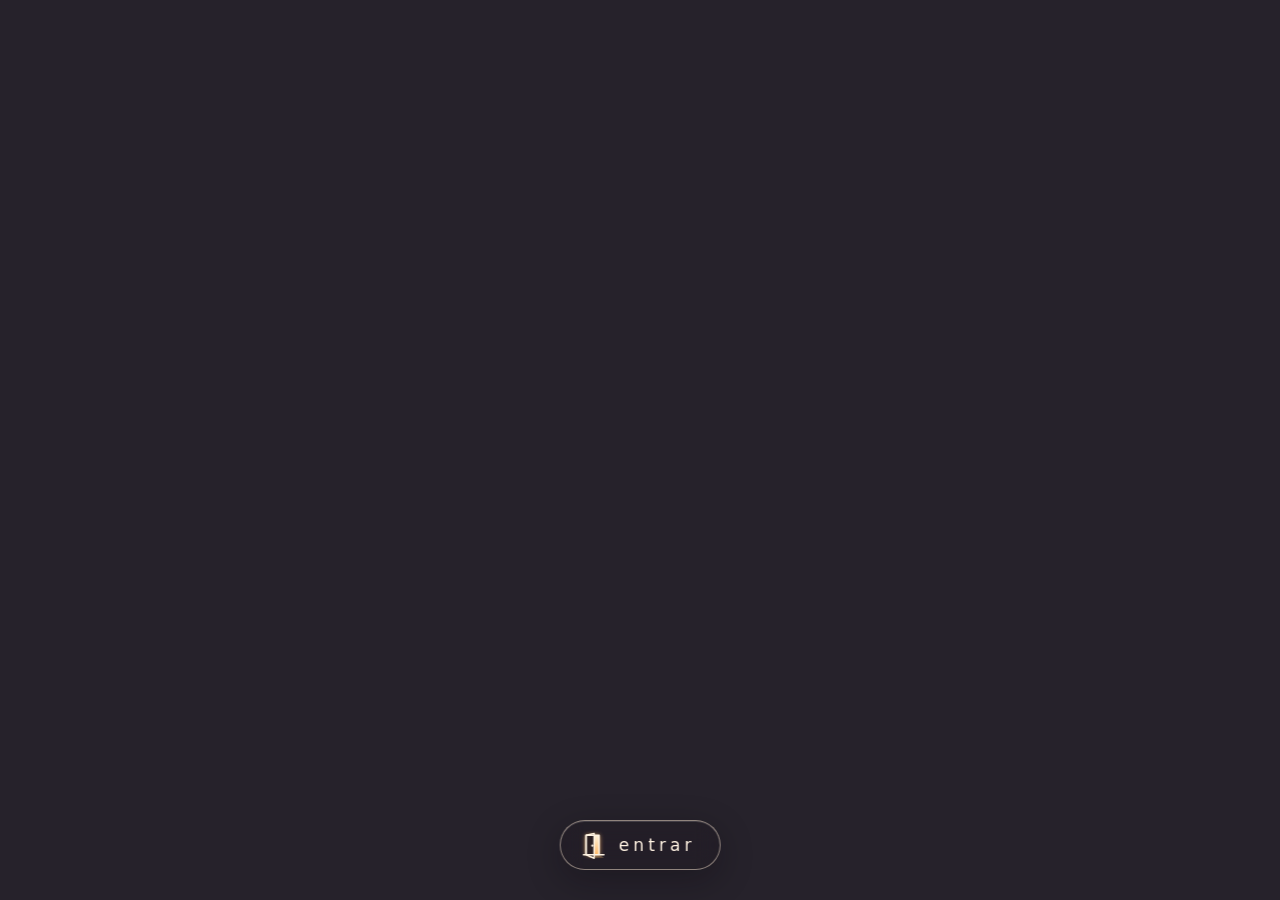
<file: index.html>
<!DOCTYPE html><html lang="es" class="sin-js"><head><meta charset="utf-8"><meta name="viewport" content="width=device-width, initial-scale=1, viewport-fit=cover"><title>madialeva</title><meta name="description" content="Sitio personal de madialeva: juegos, escenas 3D y desarrollos de IA."><meta name="author" content="madialeva"><meta name="copyright" content="madialeva"><meta name="theme-color" content="#7b8380"><link rel="icon" type="image/svg+xml" href="data:image/svg+xml,%3Csvg%20xmlns%3D%22http%3A%2F%2Fwww.w3.org%2F2000%2Fsvg%22%20viewBox%3D%220%200%2032%2032%22%3E%3Cdefs%3E%3ClinearGradient%20id%3D%22c%22%20x1%3D%220%22%20y1%3D%220%22%20x2%3D%220%22%20y2%3D%221%22%3E%3Cstop%20offset%3D%220%22%20stop-color%3D%22%234d5f86%22%2F%3E%3Cstop%20offset%3D%22.6%22%20stop-color%3D%22%239d8aa6%22%2F%3E%3Cstop%20offset%3D%221%22%20stop-color%3D%22%23e7b48e%22%2F%3E%3C%2FlinearGradient%3E%3ClinearGradient%20id%3D%22l%22%20x1%3D%220%22%20y1%3D%220%22%20x2%3D%220%22%20y2%3D%221%22%3E%3Cstop%20offset%3D%220%22%20stop-color%3D%22%23fff4dc%22%2F%3E%3Cstop%20offset%3D%221%22%20stop-color%3D%22%23ffb866%22%2F%3E%3C%2FlinearGradient%3E%3C%2Fdefs%3E%3Crect%20width%3D%2232%22%20height%3D%2232%22%20rx%3D%227%22%20fill%3D%22url(%23c)%22%2F%3E%3Cpath%20d%3D%22M10%206h12v20H10z%22%20fill%3D%22url(%23l)%22%2F%3E%3Cpath%20d%3D%22M10%206l6.5-1.6v23.2L10%2026z%22%20fill%3D%22%232a1f22%22%2F%3E%3Cpath%20d%3D%22M10%2026V6h12v20M6.5%2026h19%22%20fill%3D%22none%22%20stroke%3D%22%23fff3e2%22%20stroke-width%3D%221.8%22%20stroke-linecap%3D%22round%22%20stroke-linejoin%3D%22round%22%2F%3E%3C%2Fsvg%3E"><link rel="canonical" href="https://madialeva.com/"><meta property="og:type" content="website"><meta property="og:site_name" content="madialeva"><meta property="og:locale" content="es_ES"><meta property="og:title" content="madialeva"><meta property="og:description" content="Sitio personal de madialeva: juegos, escenas 3D y desarrollos de IA."><meta property="og:url" content="https://madialeva.com/"><meta name="twitter:card" content="summary"><!-- Con JavaScript se retira «sin-js» antes de pintar; sin él queda el respaldo estático --><script>
      document.documentElement.classList.remove('sin-js');
    </script><style>:root{--atardecer:linear-gradient(180deg, #4d5f86 0%, #9d8aa6 42%, #e7b48e 62%, #f2d2b4 70%, #8d8ea3 100%);--crema:#fff3e2}html,body{height:100%;margin:0;overflow:hidden}body{-webkit-tap-highlight-color:transparent;background:#26222b;font-family:system-ui,-apple-system,Segoe UI,Roboto,Helvetica Neue,sans-serif}#escena{z-index:0;position:fixed;inset:0}#escena canvas{opacity:0;transition:opacity 2.4s;display:block}body.escena-lista #escena canvas{opacity:1}.titulo{clip-path:inset(50%);white-space:nowrap;width:1px;height:1px;margin:0;position:absolute;overflow:hidden}.sin-js body,body.sin-webgl{background:var(--atardecer)}.sin-js .titulo,body.sin-webgl .titulo{clip-path:none;color:#6b4423;text-align:center;text-shadow:0 2px #c89a63,0 10px 24px #28140a59;width:auto;height:auto;font:italic 700 clamp(56px,14vw,140px)/1 Georgia,Times New Roman,serif;position:fixed;inset:38% 0 auto}.entrar{left:50%;bottom:max(30px, calc(env(safe-area-inset-bottom) + 18px));z-index:2;color:var(--crema);letter-spacing:.24em;-webkit-backdrop-filter:blur(12px)saturate(1.3);backdrop-filter:blur(12px)saturate(1.3);opacity:0;background:#1c161e52;border:1px solid #ffecd680;border-radius:999px;align-items:center;gap:12px;padding:11px 28px 11px 20px;font-size:17px;font-weight:500;line-height:1;text-decoration:none;transition:opacity 1.2s 1.1s,transform 1.2s cubic-bezier(.2,.8,.2,1) 1.1s,background-color .4s,border-color .4s,box-shadow .4s;animation:.8s cubic-bezier(.2,.8,.2,1) 3.5s forwards aparecer-entrar;display:inline-flex;position:fixed;transform:translate(-50%,14px);box-shadow:0 10px 34px #0a060e4d,inset 0 1px #ffffff24}.entrar:hover,.entrar:focus-visible{background:#3c2a2673;border-color:#ffe2bae6;box-shadow:0 10px 40px #ffaa5a38,inset 0 1px #fff3}.entrar:focus-visible{outline:2px solid var(--crema);outline-offset:4px;opacity:1;transition-duration:0s;transition-delay:0s;transform:translate(-50%)}.sin-js .entrar,body.escena-lista .entrar,body.sin-webgl .entrar{opacity:1;transform:translate(-50%)}.entrar span{margin-right:-.24em}.puerta{width:26px;height:26px;overflow:visible}.puerta__marco{fill:none;stroke:currentColor;stroke-width:1.5px;stroke-linecap:round;stroke-linejoin:round}.puerta__luz{fill:url(#luz-puerta);filter:drop-shadow(0 0 2.5px #ffba68f2);animation:3.2s ease-in-out infinite latido}.puerta__luz-suelo{fill:#ffc47a;opacity:.32;transition:opacity .6s}.puerta__hoja{transform-box:fill-box;transform-origin:0;transition:transform .7s cubic-bezier(.2,.8,.2,1)}.puerta__hoja path{fill:#2a1f22;stroke:currentColor;stroke-width:1.5px;stroke-linejoin:round;vector-effect:non-scaling-stroke}.puerta__hoja circle{fill:currentColor}.entrar:hover .puerta__hoja,.entrar:focus-visible .puerta__hoja{transform:scaleX(.55)}body.saliendo .entrar .puerta__hoja{transform:scaleX(.1)}.entrar:hover .puerta__luz-suelo,.entrar:focus-visible .puerta__luz-suelo{opacity:.6}@keyframes aparecer-entrar{to{opacity:1;transform:translate(-50%)}}@keyframes latido{50%{opacity:.82}}#velo{z-index:3;pointer-events:none;opacity:0;background:radial-gradient(circle at 50% 85%,#fffaf0 0%,#ffe3bd 45%,#f4c99a 100%);transition:opacity .75s ease-in;position:fixed;inset:0}body.saliendo #velo{opacity:1}@media (prefers-reduced-motion:reduce){.entrar,#escena canvas,.puerta__hoja{transition-duration:10ms;transition-delay:0s}.entrar{animation-duration:10ms}.puerta__luz{animation:none}}
</style></head><body><h1 class="titulo">madialeva</h1><div id="escena"></div><div id="velo" aria-hidden="true"></div><a href="/portal/" id="entrar" class="entrar"><svg class="puerta" viewBox="0 0 24 24" aria-hidden="true" focusable="false"><defs><linearGradient id="luz-puerta" x1="0" y1="0" x2="0" y2="1"><stop offset="0" stop-color="#fff4dc"></stop><stop offset="1" stop-color="#ffb866"></stop></linearGradient></defs><path class="puerta__luz-suelo" d="M9 21h8l4.6 2.8H7.4z"></path><path class="puerta__luz" d="M5 3h12v18H5z"></path><g class="puerta__hoja"><path d="M5 3l7.4-1.6v22.8L5 21z"></path><circle cx="10.7" cy="12.6" r="0.95"></circle></g><path class="puerta__marco" d="M5 21V3h12v18M2.6 21h18.8"></path></svg><span>entrar</span></a><script type="module" src="/_astro/index.astro_astro_type_script_index_0_lang.a1sCEuZV.js"></script></body></html>
</file>
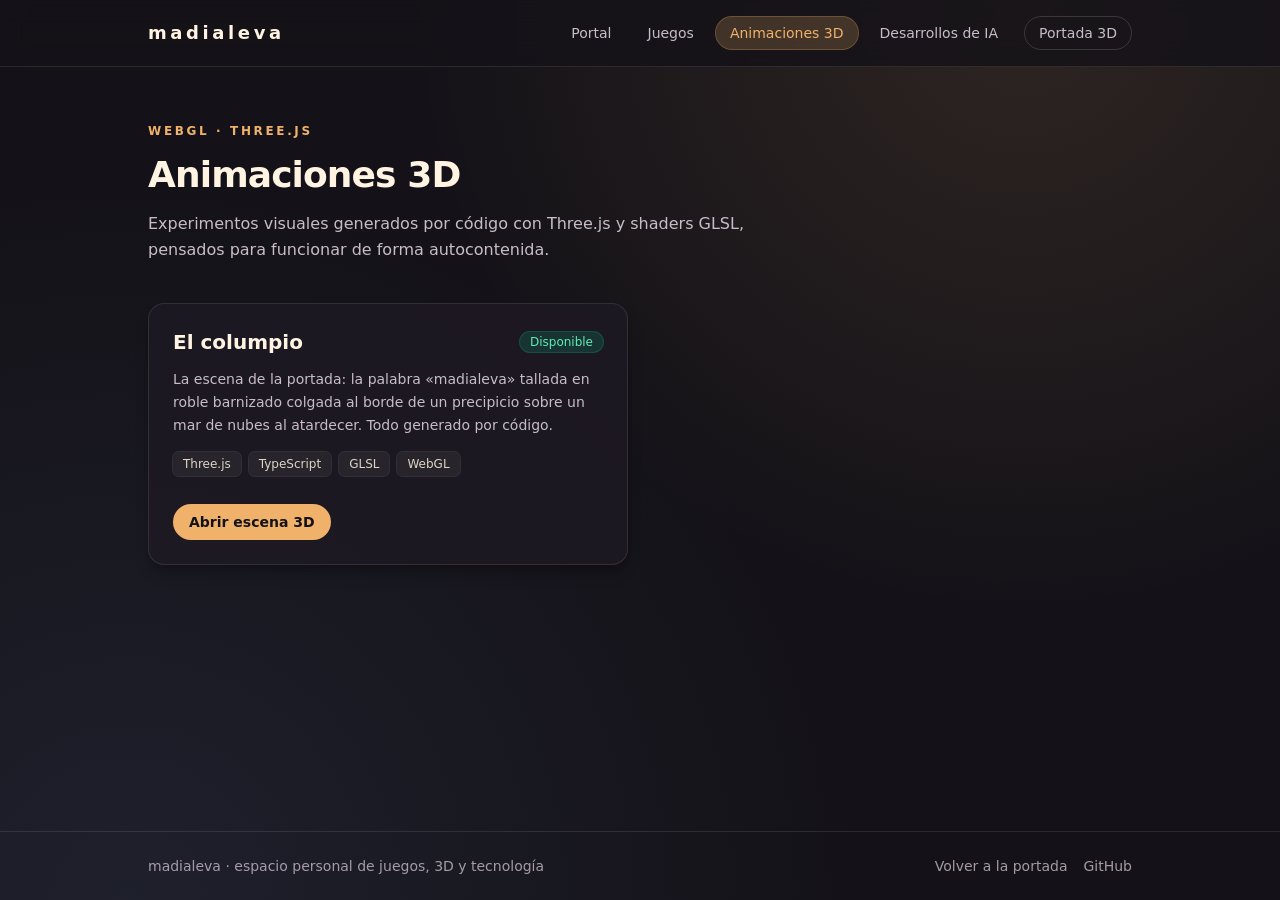
<file: 3d/index.html>
<!DOCTYPE html><html lang="es"><head><meta charset="utf-8"><meta name="viewport" content="width=device-width, initial-scale=1, viewport-fit=cover"><title>Animaciones 3D · madialeva</title><meta name="description" content="Escenas interactivas, shaders GLSL y paisajes procedurales con WebGL."><meta name="author" content="madialeva"><meta name="copyright" content="madialeva"><meta name="theme-color" content="#141218"><link rel="icon" type="image/svg+xml" href="data:image/svg+xml,%3Csvg%20xmlns%3D%22http%3A%2F%2Fwww.w3.org%2F2000%2Fsvg%22%20viewBox%3D%220%200%2032%2032%22%3E%3Cdefs%3E%3ClinearGradient%20id%3D%22c%22%20x1%3D%220%22%20y1%3D%220%22%20x2%3D%220%22%20y2%3D%221%22%3E%3Cstop%20offset%3D%220%22%20stop-color%3D%22%234d5f86%22%2F%3E%3Cstop%20offset%3D%22.6%22%20stop-color%3D%22%239d8aa6%22%2F%3E%3Cstop%20offset%3D%221%22%20stop-color%3D%22%23e7b48e%22%2F%3E%3C%2FlinearGradient%3E%3ClinearGradient%20id%3D%22l%22%20x1%3D%220%22%20y1%3D%220%22%20x2%3D%220%22%20y2%3D%221%22%3E%3Cstop%20offset%3D%220%22%20stop-color%3D%22%23fff4dc%22%2F%3E%3Cstop%20offset%3D%221%22%20stop-color%3D%22%23ffb866%22%2F%3E%3C%2FlinearGradient%3E%3C%2Fdefs%3E%3Crect%20width%3D%2232%22%20height%3D%2232%22%20rx%3D%227%22%20fill%3D%22url(%23c)%22%2F%3E%3Cpath%20d%3D%22M10%206h12v20H10z%22%20fill%3D%22url(%23l)%22%2F%3E%3Cpath%20d%3D%22M10%206l6.5-1.6v23.2L10%2026z%22%20fill%3D%22%232a1f22%22%2F%3E%3Cpath%20d%3D%22M10%2026V6h12v20M6.5%2026h19%22%20fill%3D%22none%22%20stroke%3D%22%23fff3e2%22%20stroke-width%3D%221.8%22%20stroke-linecap%3D%22round%22%20stroke-linejoin%3D%22round%22%2F%3E%3C%2Fsvg%3E"><link rel="canonical" href="https://madialeva.com/3d/"><meta property="og:type" content="website"><meta property="og:site_name" content="madialeva"><meta property="og:locale" content="es_ES"><meta property="og:title" content="Animaciones 3D · madialeva"><meta property="og:description" content="Escenas interactivas, shaders GLSL y paisajes procedurales con WebGL."><meta property="og:url" content="https://madialeva.com/3d/"><meta name="twitter:card" content="summary"><link rel="stylesheet" href="/_astro/PortalLayout.VtyJ9rGZ.css"></head><body class="flex min-h-dvh flex-col text-crema antialiased"><a href="#contenido" class="sr-only focus:not-sr-only focus:fixed focus:top-4 focus:left-4 focus:z-50 focus:rounded-lg focus:bg-ambar focus:px-4 focus:py-2 focus:font-semibold focus:text-noche">Saltar al contenido</a><header class="sticky top-0 z-20 border-b border-crema/10 bg-noche/80 backdrop-blur-md"><div class="mx-auto flex max-w-5xl flex-wrap items-center justify-between gap-4 px-5 py-4"><a href="/portal/" class="text-lg font-semibold tracking-[0.2em] text-crema lowercase transition-colors hover:text-ambar focus-visible:rounded focus-visible:outline-2 focus-visible:outline-offset-4 focus-visible:outline-ambar">madialeva</a><nav aria-label="Secciones principales" class="flex flex-wrap items-center gap-1 sm:gap-2"><a href="/portal/" class="rounded-full px-3.5 py-1.5 text-sm font-medium transition-colors focus-visible:outline-2 focus-visible:outline-offset-2 focus-visible:outline-ambar text-bruma hover:bg-crema/5 hover:text-crema">Portal</a><a href="/juegos/" class="rounded-full px-3.5 py-1.5 text-sm font-medium transition-colors focus-visible:outline-2 focus-visible:outline-offset-2 focus-visible:outline-ambar text-bruma hover:bg-crema/5 hover:text-crema">Juegos</a><a href="/3d/" aria-current="page" class="rounded-full px-3.5 py-1.5 text-sm font-medium transition-colors focus-visible:outline-2 focus-visible:outline-offset-2 focus-visible:outline-ambar bg-ambar/20 text-ambar ring-1 ring-ambar/40">Animaciones 3D</a><a href="/ia/" class="rounded-full px-3.5 py-1.5 text-sm font-medium transition-colors focus-visible:outline-2 focus-visible:outline-offset-2 focus-visible:outline-ambar text-bruma hover:bg-crema/5 hover:text-crema">Desarrollos de IA</a><a href="/" class="ml-1 rounded-full border border-crema/15 px-3.5 py-1.5 text-sm text-bruma transition-colors hover:border-ambar/50 hover:text-crema focus-visible:outline-2 focus-visible:outline-offset-2 focus-visible:outline-ambar">Portada 3D</a></nav></div></header><main id="contenido" class="mx-auto w-full max-w-5xl flex-1 px-5 py-10 sm:py-14"><section class="space-y-4 pb-10"><p class="text-xs font-semibold tracking-[0.22em] text-ambar uppercase">WebGL · Three.js</p><h1 class="text-3xl font-bold tracking-tight text-crema sm:text-4xl">Animaciones 3D</h1><p class="max-w-2xl text-base leading-relaxed text-bruma">Experimentos visuales generados por código con Three.js y shaders GLSL, pensados para funcionar de forma autocontenida.</p></section><section aria-label="Escenas 3D" class="grid gap-6 md:grid-cols-2"><article class="flex flex-col justify-between gap-5 rounded-2xl border border-crema/10 bg-pizarra/80 p-6 shadow-lg shadow-black/25 transition-colors hover:border-ambar/35"><div class="space-y-3"><div class="flex flex-wrap items-center justify-between gap-2"><h2 class="text-xl font-semibold text-crema">El columpio</h2><span class="rounded-full px-2.5 py-0.5 text-xs font-medium ring-1 bg-emerald-400/15 text-emerald-300 ring-emerald-400/30">Disponible</span></div><p class="text-sm leading-relaxed text-bruma">La escena de la portada: la palabra «madialeva» tallada en roble barnizado colgada al borde de un precipicio sobre un mar de nubes al atardecer. Todo generado por código.</p><ul class="flex flex-wrap gap-2 pt-1" aria-label="Tecnologías"><li class="rounded-md bg-crema/5 px-2.5 py-1 text-xs text-crema/85 ring-1 ring-crema/10">Three.js</li><li class="rounded-md bg-crema/5 px-2.5 py-1 text-xs text-crema/85 ring-1 ring-crema/10">TypeScript</li><li class="rounded-md bg-crema/5 px-2.5 py-1 text-xs text-crema/85 ring-1 ring-crema/10">GLSL</li><li class="rounded-md bg-crema/5 px-2.5 py-1 text-xs text-crema/85 ring-1 ring-crema/10">WebGL</li></ul></div><div class="flex flex-wrap items-center gap-3 pt-2"><a href="/" class="inline-flex items-center gap-2 rounded-full bg-ambar px-4 py-2 text-sm font-semibold text-noche transition-colors hover:bg-crema focus-visible:outline-2 focus-visible:outline-offset-2 focus-visible:outline-crema">Abrir escena 3D</a></div></article></section></main><footer class="border-t border-crema/10 py-6 text-sm text-bruma/80"><div class="mx-auto flex max-w-5xl flex-wrap items-center justify-between gap-3 px-5"><p>madialeva · espacio personal de juegos, 3D y tecnología</p><div class="flex items-center gap-4"><a href="/" class="transition-colors hover:text-ambar">Volver a la portada</a><a href="https://github.com/madialeva" target="_blank" rel="noopener noreferrer" class="transition-colors hover:text-ambar">GitHub</a></div></div></footer></body></html>
</file>
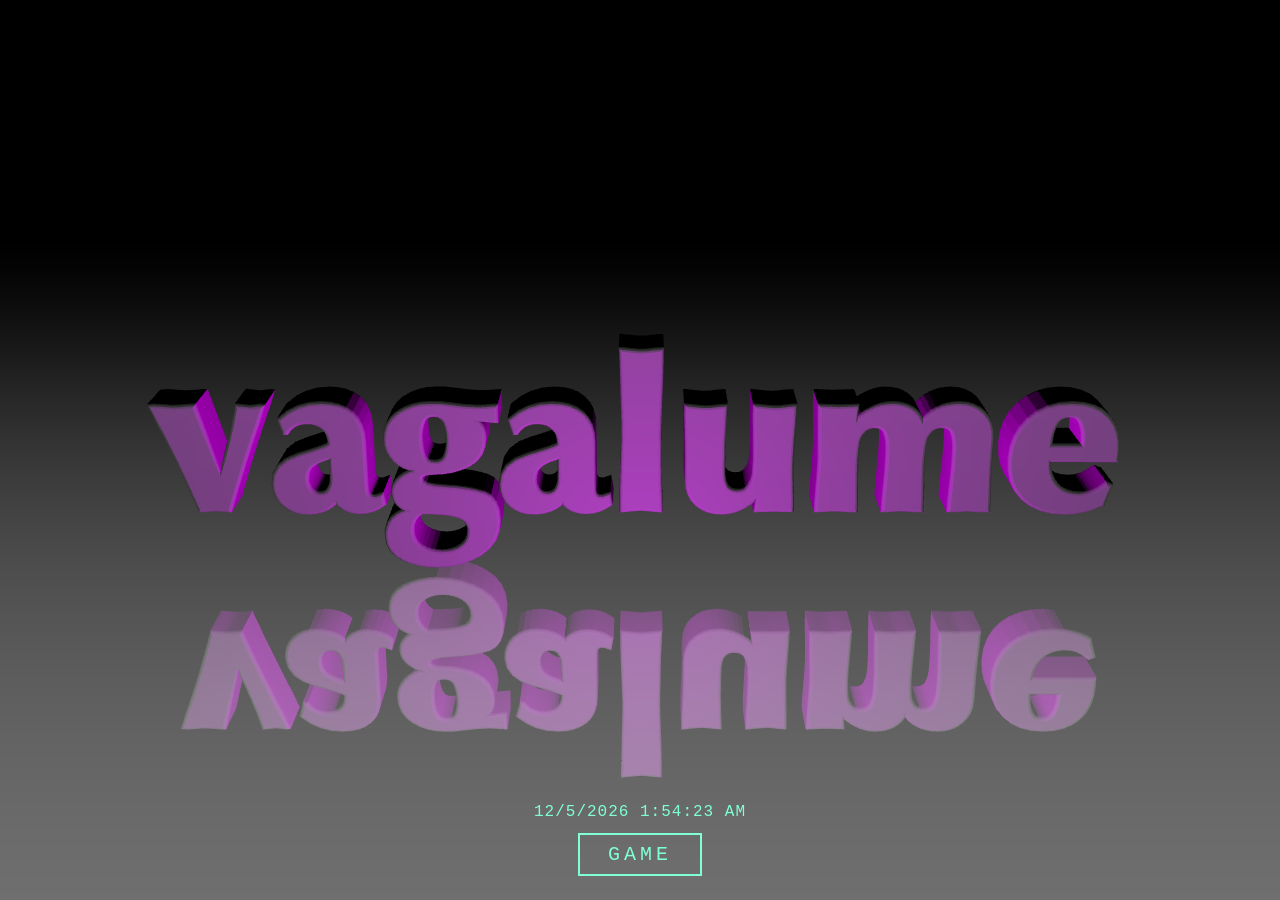
<file: docs/index.html>
<!DOCTYPE html>
<html lang="es">
  <head>
    <meta content="text/html; charset=utf-8" http-equiv="content-type">
    <meta name="viewport" content="width=device-width, initial-scale=1">
    <meta name="author" content="angazo.net">
    <meta name="copyright" content="angazo.net">
    <meta name="keywords" content="angazo.net">
    <meta name="description" content="angazo.net">
    <title>vagalume</title>

    <link rel="stylesheet" href="css/styles.css" type="text/css" />
  </head>
  <body>
    <div id="escena"></div>
    <div class="container">
      <div id="date"></div>
      <a href="js/xantar/index.html" id="btn-game">GAME</a>
    </div>
    <script src="js/client.js"></script>
    <script src="js/3rd/three.min.js"></script>
    <script src="fonts/optimer-bold/optimer_bold.typeface.js"></script>
    <script src="js/vagalume.js"></script>
  </body>
</html>
</file>
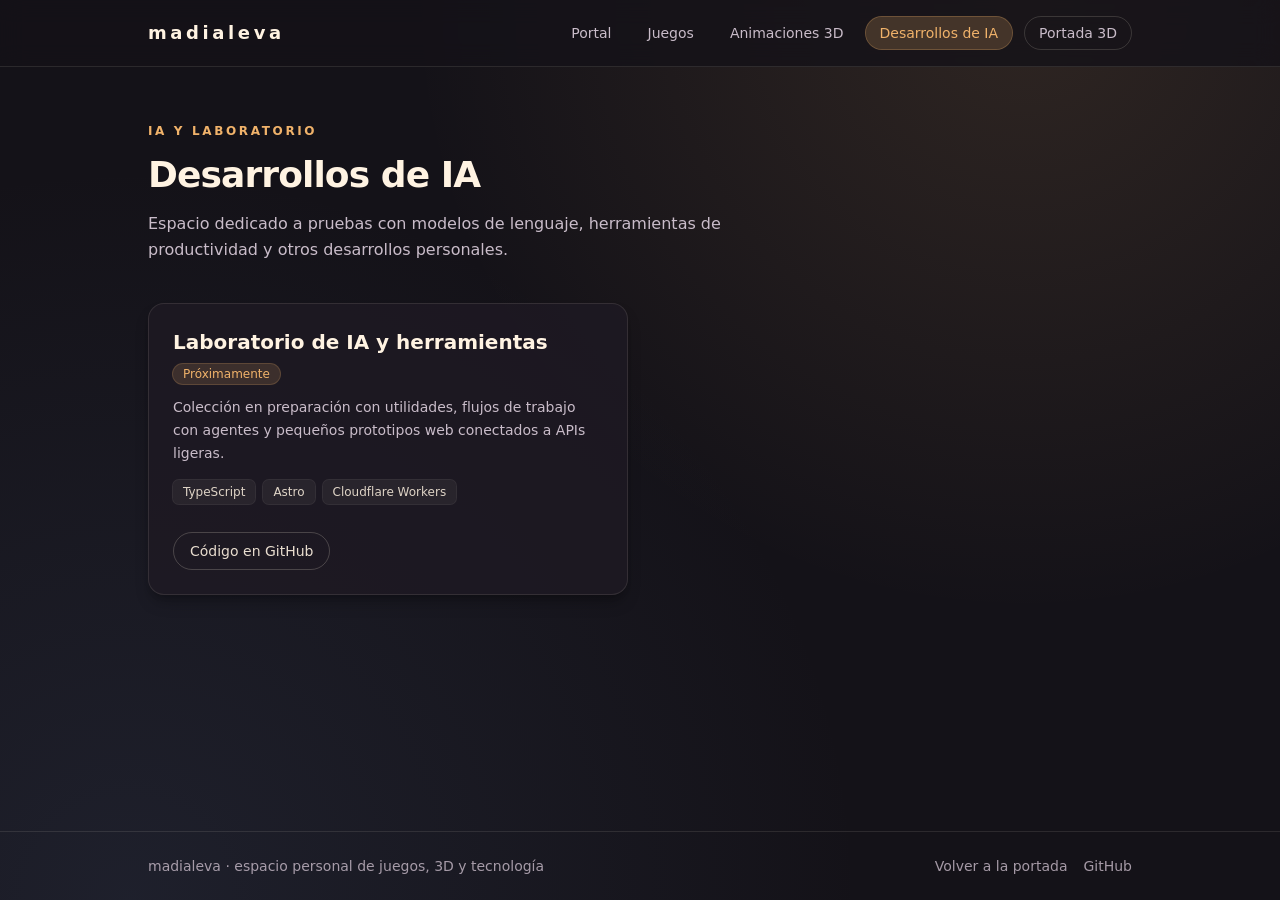
<file: ia/index.html>
<!DOCTYPE html><html lang="es"><head><meta charset="utf-8"><meta name="viewport" content="width=device-width, initial-scale=1, viewport-fit=cover"><title>Desarrollos de IA · madialeva</title><meta name="description" content="Herramientas, agentes, automatizaciones y proyectos personales."><meta name="author" content="madialeva"><meta name="copyright" content="madialeva"><meta name="theme-color" content="#141218"><link rel="icon" type="image/svg+xml" href="data:image/svg+xml,%3Csvg%20xmlns%3D%22http%3A%2F%2Fwww.w3.org%2F2000%2Fsvg%22%20viewBox%3D%220%200%2032%2032%22%3E%3Cdefs%3E%3ClinearGradient%20id%3D%22c%22%20x1%3D%220%22%20y1%3D%220%22%20x2%3D%220%22%20y2%3D%221%22%3E%3Cstop%20offset%3D%220%22%20stop-color%3D%22%234d5f86%22%2F%3E%3Cstop%20offset%3D%22.6%22%20stop-color%3D%22%239d8aa6%22%2F%3E%3Cstop%20offset%3D%221%22%20stop-color%3D%22%23e7b48e%22%2F%3E%3C%2FlinearGradient%3E%3ClinearGradient%20id%3D%22l%22%20x1%3D%220%22%20y1%3D%220%22%20x2%3D%220%22%20y2%3D%221%22%3E%3Cstop%20offset%3D%220%22%20stop-color%3D%22%23fff4dc%22%2F%3E%3Cstop%20offset%3D%221%22%20stop-color%3D%22%23ffb866%22%2F%3E%3C%2FlinearGradient%3E%3C%2Fdefs%3E%3Crect%20width%3D%2232%22%20height%3D%2232%22%20rx%3D%227%22%20fill%3D%22url(%23c)%22%2F%3E%3Cpath%20d%3D%22M10%206h12v20H10z%22%20fill%3D%22url(%23l)%22%2F%3E%3Cpath%20d%3D%22M10%206l6.5-1.6v23.2L10%2026z%22%20fill%3D%22%232a1f22%22%2F%3E%3Cpath%20d%3D%22M10%2026V6h12v20M6.5%2026h19%22%20fill%3D%22none%22%20stroke%3D%22%23fff3e2%22%20stroke-width%3D%221.8%22%20stroke-linecap%3D%22round%22%20stroke-linejoin%3D%22round%22%2F%3E%3C%2Fsvg%3E"><link rel="canonical" href="https://madialeva.com/ia/"><meta property="og:type" content="website"><meta property="og:site_name" content="madialeva"><meta property="og:locale" content="es_ES"><meta property="og:title" content="Desarrollos de IA · madialeva"><meta property="og:description" content="Herramientas, agentes, automatizaciones y proyectos personales."><meta property="og:url" content="https://madialeva.com/ia/"><meta name="twitter:card" content="summary"><link rel="stylesheet" href="/_astro/PortalLayout.VtyJ9rGZ.css"></head><body class="flex min-h-dvh flex-col text-crema antialiased"><a href="#contenido" class="sr-only focus:not-sr-only focus:fixed focus:top-4 focus:left-4 focus:z-50 focus:rounded-lg focus:bg-ambar focus:px-4 focus:py-2 focus:font-semibold focus:text-noche">Saltar al contenido</a><header class="sticky top-0 z-20 border-b border-crema/10 bg-noche/80 backdrop-blur-md"><div class="mx-auto flex max-w-5xl flex-wrap items-center justify-between gap-4 px-5 py-4"><a href="/portal/" class="text-lg font-semibold tracking-[0.2em] text-crema lowercase transition-colors hover:text-ambar focus-visible:rounded focus-visible:outline-2 focus-visible:outline-offset-4 focus-visible:outline-ambar">madialeva</a><nav aria-label="Secciones principales" class="flex flex-wrap items-center gap-1 sm:gap-2"><a href="/portal/" class="rounded-full px-3.5 py-1.5 text-sm font-medium transition-colors focus-visible:outline-2 focus-visible:outline-offset-2 focus-visible:outline-ambar text-bruma hover:bg-crema/5 hover:text-crema">Portal</a><a href="/juegos/" class="rounded-full px-3.5 py-1.5 text-sm font-medium transition-colors focus-visible:outline-2 focus-visible:outline-offset-2 focus-visible:outline-ambar text-bruma hover:bg-crema/5 hover:text-crema">Juegos</a><a href="/3d/" class="rounded-full px-3.5 py-1.5 text-sm font-medium transition-colors focus-visible:outline-2 focus-visible:outline-offset-2 focus-visible:outline-ambar text-bruma hover:bg-crema/5 hover:text-crema">Animaciones 3D</a><a href="/ia/" aria-current="page" class="rounded-full px-3.5 py-1.5 text-sm font-medium transition-colors focus-visible:outline-2 focus-visible:outline-offset-2 focus-visible:outline-ambar bg-ambar/20 text-ambar ring-1 ring-ambar/40">Desarrollos de IA</a><a href="/" class="ml-1 rounded-full border border-crema/15 px-3.5 py-1.5 text-sm text-bruma transition-colors hover:border-ambar/50 hover:text-crema focus-visible:outline-2 focus-visible:outline-offset-2 focus-visible:outline-ambar">Portada 3D</a></nav></div></header><main id="contenido" class="mx-auto w-full max-w-5xl flex-1 px-5 py-10 sm:py-14"><section class="space-y-4 pb-10"><p class="text-xs font-semibold tracking-[0.22em] text-ambar uppercase">IA y laboratorio</p><h1 class="text-3xl font-bold tracking-tight text-crema sm:text-4xl">Desarrollos de IA</h1><p class="max-w-2xl text-base leading-relaxed text-bruma">Espacio dedicado a pruebas con modelos de lenguaje, herramientas de productividad y otros desarrollos personales.</p></section><section aria-label="Proyectos de IA" class="grid gap-6 md:grid-cols-2"><article class="flex flex-col justify-between gap-5 rounded-2xl border border-crema/10 bg-pizarra/80 p-6 shadow-lg shadow-black/25 transition-colors hover:border-ambar/35"><div class="space-y-3"><div class="flex flex-wrap items-center justify-between gap-2"><h2 class="text-xl font-semibold text-crema">Laboratorio de IA y herramientas</h2><span class="rounded-full px-2.5 py-0.5 text-xs font-medium ring-1 bg-ambar/15 text-ambar ring-ambar/30">Próximamente</span></div><p class="text-sm leading-relaxed text-bruma">Colección en preparación con utilidades, flujos de trabajo con agentes y pequeños prototipos web conectados a APIs ligeras.</p><ul class="flex flex-wrap gap-2 pt-1" aria-label="Tecnologías"><li class="rounded-md bg-crema/5 px-2.5 py-1 text-xs text-crema/85 ring-1 ring-crema/10">TypeScript</li><li class="rounded-md bg-crema/5 px-2.5 py-1 text-xs text-crema/85 ring-1 ring-crema/10">Astro</li><li class="rounded-md bg-crema/5 px-2.5 py-1 text-xs text-crema/85 ring-1 ring-crema/10">Cloudflare Workers</li></ul></div><div class="flex flex-wrap items-center gap-3 pt-2"><a href="https://github.com/madialeva" target="_blank" rel="noopener noreferrer" class="inline-flex items-center rounded-full border border-crema/20 px-4 py-2 text-sm font-medium text-crema/90 transition-colors hover:border-ambar/60 hover:text-ambar focus-visible:outline-2 focus-visible:outline-offset-2 focus-visible:outline-ambar">Código en GitHub</a></div></article></section></main><footer class="border-t border-crema/10 py-6 text-sm text-bruma/80"><div class="mx-auto flex max-w-5xl flex-wrap items-center justify-between gap-3 px-5"><p>madialeva · espacio personal de juegos, 3D y tecnología</p><div class="flex items-center gap-4"><a href="/" class="transition-colors hover:text-ambar">Volver a la portada</a><a href="https://github.com/madialeva" target="_blank" rel="noopener noreferrer" class="transition-colors hover:text-ambar">GitHub</a></div></div></footer></body></html>
</file>
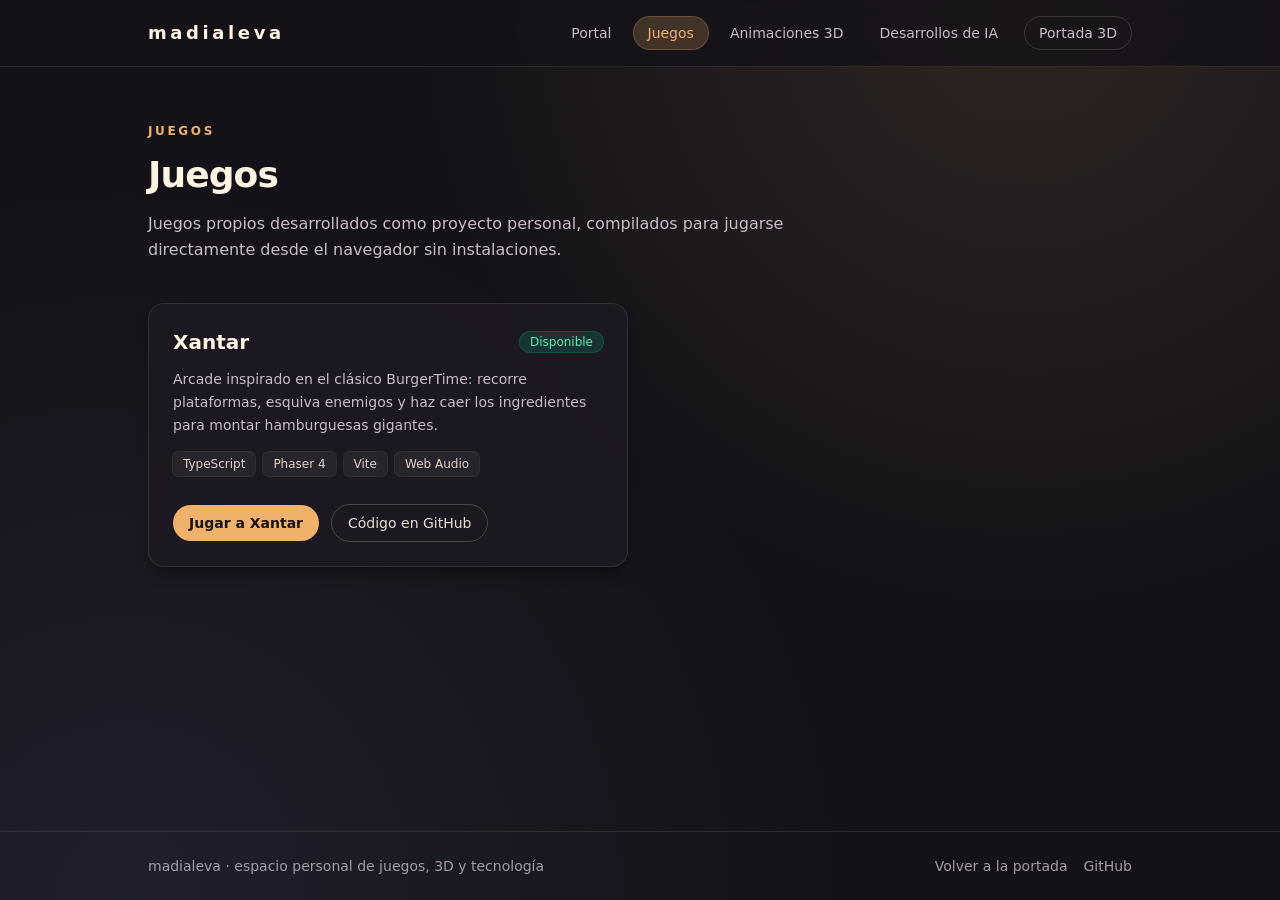
<file: juegos/index.html>
<!DOCTYPE html><html lang="es"><head><meta charset="utf-8"><meta name="viewport" content="width=device-width, initial-scale=1, viewport-fit=cover"><title>Juegos · madialeva</title><meta name="description" content="Arcades y prototipos jugables directamente en el navegador."><meta name="author" content="madialeva"><meta name="copyright" content="madialeva"><meta name="theme-color" content="#141218"><link rel="icon" type="image/svg+xml" href="data:image/svg+xml,%3Csvg%20xmlns%3D%22http%3A%2F%2Fwww.w3.org%2F2000%2Fsvg%22%20viewBox%3D%220%200%2032%2032%22%3E%3Cdefs%3E%3ClinearGradient%20id%3D%22c%22%20x1%3D%220%22%20y1%3D%220%22%20x2%3D%220%22%20y2%3D%221%22%3E%3Cstop%20offset%3D%220%22%20stop-color%3D%22%234d5f86%22%2F%3E%3Cstop%20offset%3D%22.6%22%20stop-color%3D%22%239d8aa6%22%2F%3E%3Cstop%20offset%3D%221%22%20stop-color%3D%22%23e7b48e%22%2F%3E%3C%2FlinearGradient%3E%3ClinearGradient%20id%3D%22l%22%20x1%3D%220%22%20y1%3D%220%22%20x2%3D%220%22%20y2%3D%221%22%3E%3Cstop%20offset%3D%220%22%20stop-color%3D%22%23fff4dc%22%2F%3E%3Cstop%20offset%3D%221%22%20stop-color%3D%22%23ffb866%22%2F%3E%3C%2FlinearGradient%3E%3C%2Fdefs%3E%3Crect%20width%3D%2232%22%20height%3D%2232%22%20rx%3D%227%22%20fill%3D%22url(%23c)%22%2F%3E%3Cpath%20d%3D%22M10%206h12v20H10z%22%20fill%3D%22url(%23l)%22%2F%3E%3Cpath%20d%3D%22M10%206l6.5-1.6v23.2L10%2026z%22%20fill%3D%22%232a1f22%22%2F%3E%3Cpath%20d%3D%22M10%2026V6h12v20M6.5%2026h19%22%20fill%3D%22none%22%20stroke%3D%22%23fff3e2%22%20stroke-width%3D%221.8%22%20stroke-linecap%3D%22round%22%20stroke-linejoin%3D%22round%22%2F%3E%3C%2Fsvg%3E"><link rel="canonical" href="https://madialeva.com/juegos/"><meta property="og:type" content="website"><meta property="og:site_name" content="madialeva"><meta property="og:locale" content="es_ES"><meta property="og:title" content="Juegos · madialeva"><meta property="og:description" content="Arcades y prototipos jugables directamente en el navegador."><meta property="og:url" content="https://madialeva.com/juegos/"><meta name="twitter:card" content="summary"><link rel="stylesheet" href="/_astro/PortalLayout.VtyJ9rGZ.css"></head><body class="flex min-h-dvh flex-col text-crema antialiased"><a href="#contenido" class="sr-only focus:not-sr-only focus:fixed focus:top-4 focus:left-4 focus:z-50 focus:rounded-lg focus:bg-ambar focus:px-4 focus:py-2 focus:font-semibold focus:text-noche">Saltar al contenido</a><header class="sticky top-0 z-20 border-b border-crema/10 bg-noche/80 backdrop-blur-md"><div class="mx-auto flex max-w-5xl flex-wrap items-center justify-between gap-4 px-5 py-4"><a href="/portal/" class="text-lg font-semibold tracking-[0.2em] text-crema lowercase transition-colors hover:text-ambar focus-visible:rounded focus-visible:outline-2 focus-visible:outline-offset-4 focus-visible:outline-ambar">madialeva</a><nav aria-label="Secciones principales" class="flex flex-wrap items-center gap-1 sm:gap-2"><a href="/portal/" class="rounded-full px-3.5 py-1.5 text-sm font-medium transition-colors focus-visible:outline-2 focus-visible:outline-offset-2 focus-visible:outline-ambar text-bruma hover:bg-crema/5 hover:text-crema">Portal</a><a href="/juegos/" aria-current="page" class="rounded-full px-3.5 py-1.5 text-sm font-medium transition-colors focus-visible:outline-2 focus-visible:outline-offset-2 focus-visible:outline-ambar bg-ambar/20 text-ambar ring-1 ring-ambar/40">Juegos</a><a href="/3d/" class="rounded-full px-3.5 py-1.5 text-sm font-medium transition-colors focus-visible:outline-2 focus-visible:outline-offset-2 focus-visible:outline-ambar text-bruma hover:bg-crema/5 hover:text-crema">Animaciones 3D</a><a href="/ia/" class="rounded-full px-3.5 py-1.5 text-sm font-medium transition-colors focus-visible:outline-2 focus-visible:outline-offset-2 focus-visible:outline-ambar text-bruma hover:bg-crema/5 hover:text-crema">Desarrollos de IA</a><a href="/" class="ml-1 rounded-full border border-crema/15 px-3.5 py-1.5 text-sm text-bruma transition-colors hover:border-ambar/50 hover:text-crema focus-visible:outline-2 focus-visible:outline-offset-2 focus-visible:outline-ambar">Portada 3D</a></nav></div></header><main id="contenido" class="mx-auto w-full max-w-5xl flex-1 px-5 py-10 sm:py-14"><section class="space-y-4 pb-10"><p class="text-xs font-semibold tracking-[0.22em] text-ambar uppercase">Juegos</p><h1 class="text-3xl font-bold tracking-tight text-crema sm:text-4xl">Juegos</h1><p class="max-w-2xl text-base leading-relaxed text-bruma">Juegos propios desarrollados como proyecto personal, compilados para jugarse directamente desde el navegador sin instalaciones.</p></section><section aria-label="Lista de juegos" class="grid gap-6 md:grid-cols-2"><article class="flex flex-col justify-between gap-5 rounded-2xl border border-crema/10 bg-pizarra/80 p-6 shadow-lg shadow-black/25 transition-colors hover:border-ambar/35"><div class="space-y-3"><div class="flex flex-wrap items-center justify-between gap-2"><h2 class="text-xl font-semibold text-crema">Xantar</h2><span class="rounded-full px-2.5 py-0.5 text-xs font-medium ring-1 bg-emerald-400/15 text-emerald-300 ring-emerald-400/30">Disponible</span></div><p class="text-sm leading-relaxed text-bruma">Arcade inspirado en el clásico BurgerTime: recorre plataformas, esquiva enemigos y haz caer los ingredientes para montar hamburguesas gigantes.</p><ul class="flex flex-wrap gap-2 pt-1" aria-label="Tecnologías"><li class="rounded-md bg-crema/5 px-2.5 py-1 text-xs text-crema/85 ring-1 ring-crema/10">TypeScript</li><li class="rounded-md bg-crema/5 px-2.5 py-1 text-xs text-crema/85 ring-1 ring-crema/10">Phaser 4</li><li class="rounded-md bg-crema/5 px-2.5 py-1 text-xs text-crema/85 ring-1 ring-crema/10">Vite</li><li class="rounded-md bg-crema/5 px-2.5 py-1 text-xs text-crema/85 ring-1 ring-crema/10">Web Audio</li></ul></div><div class="flex flex-wrap items-center gap-3 pt-2"><a href="/js/xantar/index.html" class="inline-flex items-center gap-2 rounded-full bg-ambar px-4 py-2 text-sm font-semibold text-noche transition-colors hover:bg-crema focus-visible:outline-2 focus-visible:outline-offset-2 focus-visible:outline-crema">Jugar a Xantar</a><a href="https://github.com/madialeva/xantar" target="_blank" rel="noopener noreferrer" class="inline-flex items-center rounded-full border border-crema/20 px-4 py-2 text-sm font-medium text-crema/90 transition-colors hover:border-ambar/60 hover:text-ambar focus-visible:outline-2 focus-visible:outline-offset-2 focus-visible:outline-ambar">Código en GitHub</a></div></article></section></main><footer class="border-t border-crema/10 py-6 text-sm text-bruma/80"><div class="mx-auto flex max-w-5xl flex-wrap items-center justify-between gap-3 px-5"><p>madialeva · espacio personal de juegos, 3D y tecnología</p><div class="flex items-center gap-4"><a href="/" class="transition-colors hover:text-ambar">Volver a la portada</a><a href="https://github.com/madialeva" target="_blank" rel="noopener noreferrer" class="transition-colors hover:text-ambar">GitHub</a></div></div></footer></body></html>
</file>
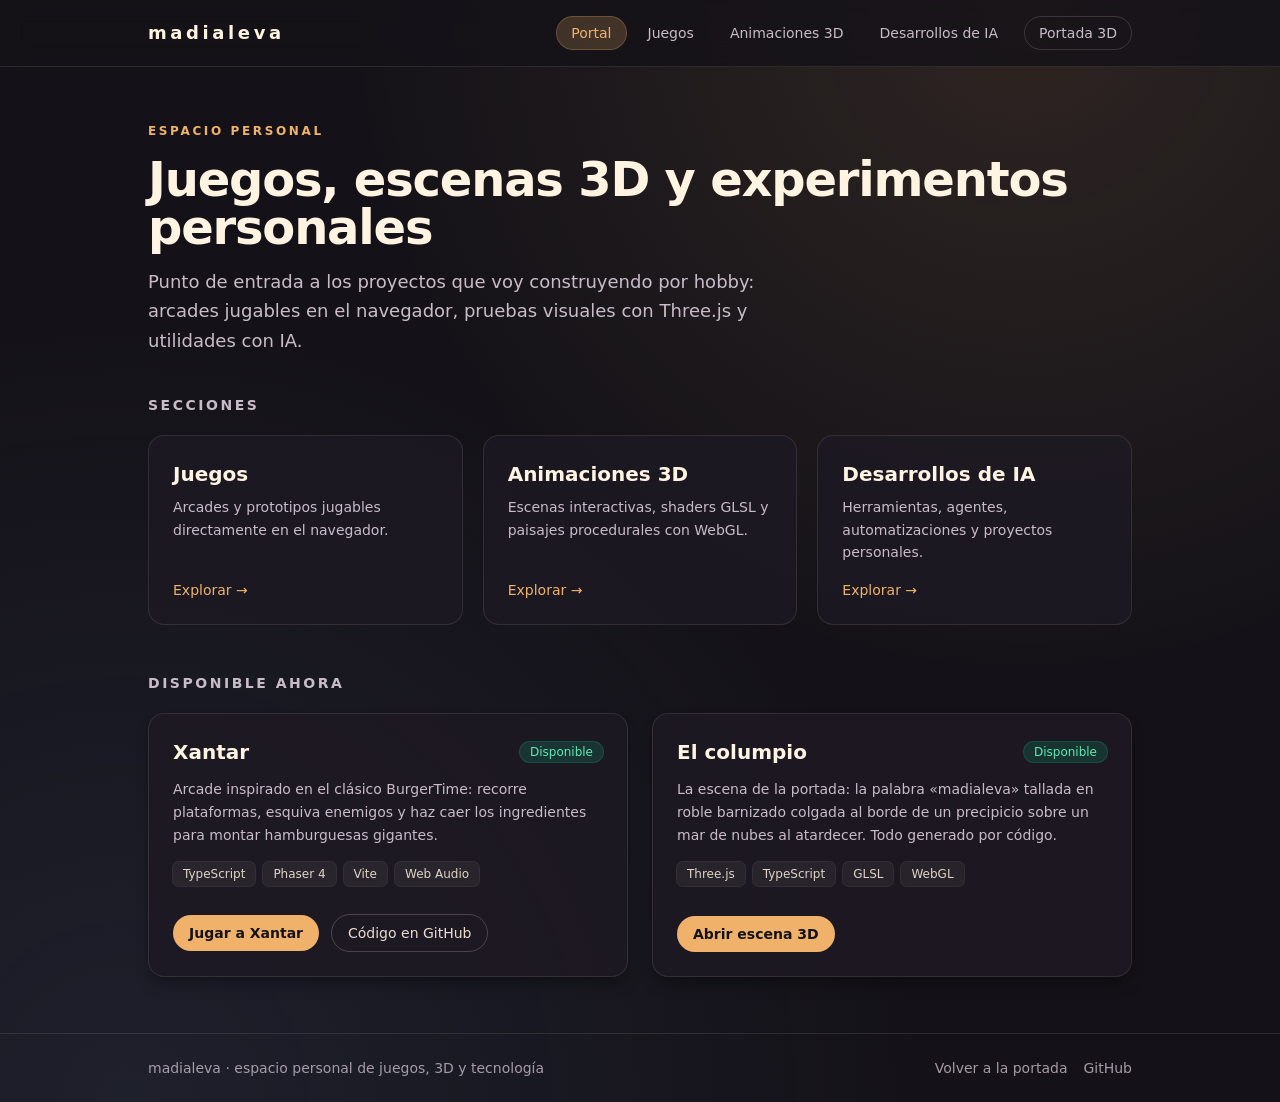
<file: portal/index.html>
<!DOCTYPE html><html lang="es"><head><meta charset="utf-8"><meta name="viewport" content="width=device-width, initial-scale=1, viewport-fit=cover"><title>Portal · madialeva</title><meta name="description" content="Espacio personal de madialeva: juegos web, animaciones 3D y desarrollos de IA."><meta name="author" content="madialeva"><meta name="copyright" content="madialeva"><meta name="theme-color" content="#141218"><link rel="icon" type="image/svg+xml" href="data:image/svg+xml,%3Csvg%20xmlns%3D%22http%3A%2F%2Fwww.w3.org%2F2000%2Fsvg%22%20viewBox%3D%220%200%2032%2032%22%3E%3Cdefs%3E%3ClinearGradient%20id%3D%22c%22%20x1%3D%220%22%20y1%3D%220%22%20x2%3D%220%22%20y2%3D%221%22%3E%3Cstop%20offset%3D%220%22%20stop-color%3D%22%234d5f86%22%2F%3E%3Cstop%20offset%3D%22.6%22%20stop-color%3D%22%239d8aa6%22%2F%3E%3Cstop%20offset%3D%221%22%20stop-color%3D%22%23e7b48e%22%2F%3E%3C%2FlinearGradient%3E%3ClinearGradient%20id%3D%22l%22%20x1%3D%220%22%20y1%3D%220%22%20x2%3D%220%22%20y2%3D%221%22%3E%3Cstop%20offset%3D%220%22%20stop-color%3D%22%23fff4dc%22%2F%3E%3Cstop%20offset%3D%221%22%20stop-color%3D%22%23ffb866%22%2F%3E%3C%2FlinearGradient%3E%3C%2Fdefs%3E%3Crect%20width%3D%2232%22%20height%3D%2232%22%20rx%3D%227%22%20fill%3D%22url(%23c)%22%2F%3E%3Cpath%20d%3D%22M10%206h12v20H10z%22%20fill%3D%22url(%23l)%22%2F%3E%3Cpath%20d%3D%22M10%206l6.5-1.6v23.2L10%2026z%22%20fill%3D%22%232a1f22%22%2F%3E%3Cpath%20d%3D%22M10%2026V6h12v20M6.5%2026h19%22%20fill%3D%22none%22%20stroke%3D%22%23fff3e2%22%20stroke-width%3D%221.8%22%20stroke-linecap%3D%22round%22%20stroke-linejoin%3D%22round%22%2F%3E%3C%2Fsvg%3E"><link rel="canonical" href="https://madialeva.com/portal/"><meta property="og:type" content="website"><meta property="og:site_name" content="madialeva"><meta property="og:locale" content="es_ES"><meta property="og:title" content="Portal · madialeva"><meta property="og:description" content="Espacio personal de madialeva: juegos web, animaciones 3D y desarrollos de IA."><meta property="og:url" content="https://madialeva.com/portal/"><meta name="twitter:card" content="summary"><link rel="stylesheet" href="/_astro/PortalLayout.VtyJ9rGZ.css"></head><body class="flex min-h-dvh flex-col text-crema antialiased"><a href="#contenido" class="sr-only focus:not-sr-only focus:fixed focus:top-4 focus:left-4 focus:z-50 focus:rounded-lg focus:bg-ambar focus:px-4 focus:py-2 focus:font-semibold focus:text-noche">Saltar al contenido</a><header class="sticky top-0 z-20 border-b border-crema/10 bg-noche/80 backdrop-blur-md"><div class="mx-auto flex max-w-5xl flex-wrap items-center justify-between gap-4 px-5 py-4"><a href="/portal/" class="text-lg font-semibold tracking-[0.2em] text-crema lowercase transition-colors hover:text-ambar focus-visible:rounded focus-visible:outline-2 focus-visible:outline-offset-4 focus-visible:outline-ambar">madialeva</a><nav aria-label="Secciones principales" class="flex flex-wrap items-center gap-1 sm:gap-2"><a href="/portal/" aria-current="page" class="rounded-full px-3.5 py-1.5 text-sm font-medium transition-colors focus-visible:outline-2 focus-visible:outline-offset-2 focus-visible:outline-ambar bg-ambar/20 text-ambar ring-1 ring-ambar/40">Portal</a><a href="/juegos/" class="rounded-full px-3.5 py-1.5 text-sm font-medium transition-colors focus-visible:outline-2 focus-visible:outline-offset-2 focus-visible:outline-ambar text-bruma hover:bg-crema/5 hover:text-crema">Juegos</a><a href="/3d/" class="rounded-full px-3.5 py-1.5 text-sm font-medium transition-colors focus-visible:outline-2 focus-visible:outline-offset-2 focus-visible:outline-ambar text-bruma hover:bg-crema/5 hover:text-crema">Animaciones 3D</a><a href="/ia/" class="rounded-full px-3.5 py-1.5 text-sm font-medium transition-colors focus-visible:outline-2 focus-visible:outline-offset-2 focus-visible:outline-ambar text-bruma hover:bg-crema/5 hover:text-crema">Desarrollos de IA</a><a href="/" class="ml-1 rounded-full border border-crema/15 px-3.5 py-1.5 text-sm text-bruma transition-colors hover:border-ambar/50 hover:text-crema focus-visible:outline-2 focus-visible:outline-offset-2 focus-visible:outline-ambar">Portada 3D</a></nav></div></header><main id="contenido" class="mx-auto w-full max-w-5xl flex-1 px-5 py-10 sm:py-14"><section class="space-y-4 pb-10"><p class="text-xs font-semibold tracking-[0.22em] text-ambar uppercase">Espacio personal</p><h1 class="text-3xl font-bold tracking-tight text-crema sm:text-5xl">Juegos, escenas 3D y experimentos personales</h1><p class="max-w-2xl text-base leading-relaxed text-bruma sm:text-lg">Punto de entrada a los proyectos que voy construyendo por hobby: arcades jugables en el navegador, pruebas visuales con Three.js y utilidades con IA.</p></section><section aria-labelledby="titulo-secciones" class="space-y-5 pb-12"><h2 id="titulo-secciones" class="text-sm font-semibold tracking-[0.18em] text-bruma uppercase">Secciones</h2><div class="grid gap-5 sm:grid-cols-3"><a href="/juegos/" class="group flex flex-col justify-between gap-4 rounded-2xl border border-crema/10 bg-pizarra/75 p-6 transition-all hover:-translate-y-0.5 hover:border-ambar/45 hover:bg-pizarra focus-visible:outline-2 focus-visible:outline-offset-2 focus-visible:outline-ambar"><div class="space-y-2"><h3 class="text-xl font-semibold text-crema transition-colors group-hover:text-ambar">Juegos</h3><p class="text-sm leading-relaxed text-bruma">Arcades y prototipos jugables directamente en el navegador.</p></div><span class="text-sm font-medium text-ambar">Explorar →</span></a><a href="/3d/" class="group flex flex-col justify-between gap-4 rounded-2xl border border-crema/10 bg-pizarra/75 p-6 transition-all hover:-translate-y-0.5 hover:border-ambar/45 hover:bg-pizarra focus-visible:outline-2 focus-visible:outline-offset-2 focus-visible:outline-ambar"><div class="space-y-2"><h3 class="text-xl font-semibold text-crema transition-colors group-hover:text-ambar">Animaciones 3D</h3><p class="text-sm leading-relaxed text-bruma">Escenas interactivas, shaders GLSL y paisajes procedurales con WebGL.</p></div><span class="text-sm font-medium text-ambar">Explorar →</span></a><a href="/ia/" class="group flex flex-col justify-between gap-4 rounded-2xl border border-crema/10 bg-pizarra/75 p-6 transition-all hover:-translate-y-0.5 hover:border-ambar/45 hover:bg-pizarra focus-visible:outline-2 focus-visible:outline-offset-2 focus-visible:outline-ambar"><div class="space-y-2"><h3 class="text-xl font-semibold text-crema transition-colors group-hover:text-ambar">Desarrollos de IA</h3><p class="text-sm leading-relaxed text-bruma">Herramientas, agentes, automatizaciones y proyectos personales.</p></div><span class="text-sm font-medium text-ambar">Explorar →</span></a></div></section><section aria-labelledby="titulo-destacados" class="space-y-5"><h2 id="titulo-destacados" class="text-sm font-semibold tracking-[0.18em] text-bruma uppercase">Disponible ahora</h2><div class="grid gap-6 md:grid-cols-2"><article class="flex flex-col justify-between gap-5 rounded-2xl border border-crema/10 bg-pizarra/80 p-6 shadow-lg shadow-black/25 transition-colors hover:border-ambar/35"><div class="space-y-3"><div class="flex flex-wrap items-center justify-between gap-2"><h3 class="text-xl font-semibold text-crema">Xantar</h3><span class="rounded-full px-2.5 py-0.5 text-xs font-medium ring-1 bg-emerald-400/15 text-emerald-300 ring-emerald-400/30">Disponible</span></div><p class="text-sm leading-relaxed text-bruma">Arcade inspirado en el clásico BurgerTime: recorre plataformas, esquiva enemigos y haz caer los ingredientes para montar hamburguesas gigantes.</p><ul class="flex flex-wrap gap-2 pt-1" aria-label="Tecnologías"><li class="rounded-md bg-crema/5 px-2.5 py-1 text-xs text-crema/85 ring-1 ring-crema/10">TypeScript</li><li class="rounded-md bg-crema/5 px-2.5 py-1 text-xs text-crema/85 ring-1 ring-crema/10">Phaser 4</li><li class="rounded-md bg-crema/5 px-2.5 py-1 text-xs text-crema/85 ring-1 ring-crema/10">Vite</li><li class="rounded-md bg-crema/5 px-2.5 py-1 text-xs text-crema/85 ring-1 ring-crema/10">Web Audio</li></ul></div><div class="flex flex-wrap items-center gap-3 pt-2"><a href="/js/xantar/index.html" class="inline-flex items-center gap-2 rounded-full bg-ambar px-4 py-2 text-sm font-semibold text-noche transition-colors hover:bg-crema focus-visible:outline-2 focus-visible:outline-offset-2 focus-visible:outline-crema">Jugar a Xantar</a><a href="https://github.com/madialeva/xantar" target="_blank" rel="noopener noreferrer" class="inline-flex items-center rounded-full border border-crema/20 px-4 py-2 text-sm font-medium text-crema/90 transition-colors hover:border-ambar/60 hover:text-ambar focus-visible:outline-2 focus-visible:outline-offset-2 focus-visible:outline-ambar">Código en GitHub</a></div></article><article class="flex flex-col justify-between gap-5 rounded-2xl border border-crema/10 bg-pizarra/80 p-6 shadow-lg shadow-black/25 transition-colors hover:border-ambar/35"><div class="space-y-3"><div class="flex flex-wrap items-center justify-between gap-2"><h3 class="text-xl font-semibold text-crema">El columpio</h3><span class="rounded-full px-2.5 py-0.5 text-xs font-medium ring-1 bg-emerald-400/15 text-emerald-300 ring-emerald-400/30">Disponible</span></div><p class="text-sm leading-relaxed text-bruma">La escena de la portada: la palabra «madialeva» tallada en roble barnizado colgada al borde de un precipicio sobre un mar de nubes al atardecer. Todo generado por código.</p><ul class="flex flex-wrap gap-2 pt-1" aria-label="Tecnologías"><li class="rounded-md bg-crema/5 px-2.5 py-1 text-xs text-crema/85 ring-1 ring-crema/10">Three.js</li><li class="rounded-md bg-crema/5 px-2.5 py-1 text-xs text-crema/85 ring-1 ring-crema/10">TypeScript</li><li class="rounded-md bg-crema/5 px-2.5 py-1 text-xs text-crema/85 ring-1 ring-crema/10">GLSL</li><li class="rounded-md bg-crema/5 px-2.5 py-1 text-xs text-crema/85 ring-1 ring-crema/10">WebGL</li></ul></div><div class="flex flex-wrap items-center gap-3 pt-2"><a href="/" class="inline-flex items-center gap-2 rounded-full bg-ambar px-4 py-2 text-sm font-semibold text-noche transition-colors hover:bg-crema focus-visible:outline-2 focus-visible:outline-offset-2 focus-visible:outline-crema">Abrir escena 3D</a></div></article></div></section></main><footer class="border-t border-crema/10 py-6 text-sm text-bruma/80"><div class="mx-auto flex max-w-5xl flex-wrap items-center justify-between gap-3 px-5"><p>madialeva · espacio personal de juegos, 3D y tecnología</p><div class="flex items-center gap-4"><a href="/" class="transition-colors hover:text-ambar">Volver a la portada</a><a href="https://github.com/madialeva" target="_blank" rel="noopener noreferrer" class="transition-colors hover:text-ambar">GitHub</a></div></div></footer></body></html>
</file>
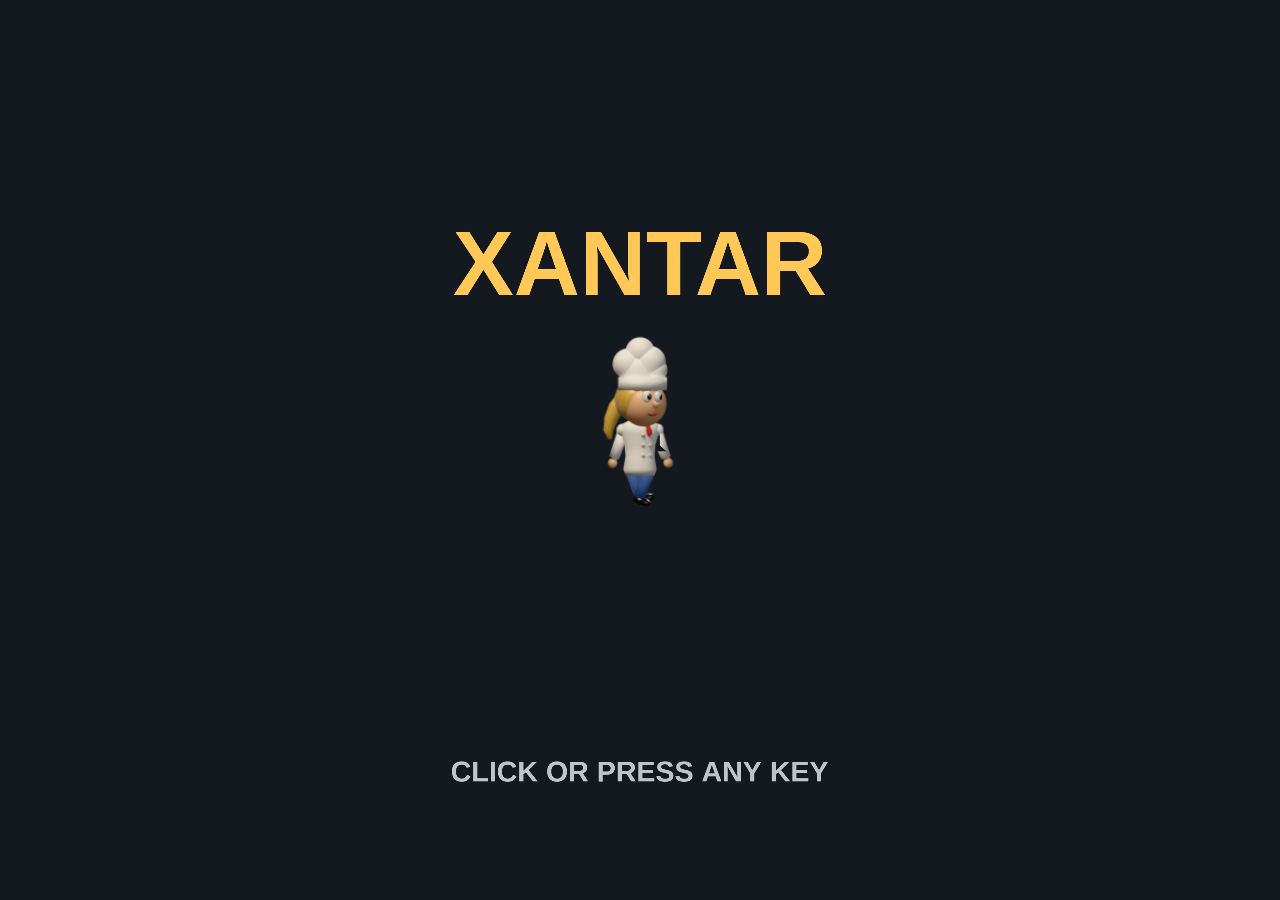
<file: js/xantar/index.html>
<!doctype html>
<html lang="es">
  <head>
    <meta http-equiv="Content-Security-Policy" content="default-src &#39;self&#39;; script-src &#39;self&#39;; style-src &#39;self&#39;; img-src &#39;self&#39; data: blob:; media-src &#39;self&#39; data: blob:; connect-src &#39;self&#39; data: blob:; font-src &#39;self&#39; data:; worker-src &#39;self&#39; blob:; object-src &#39;none&#39;; base-uri &#39;self&#39;; form-action &#39;none&#39;">

    <meta charset="utf-8" />
    <meta
      name="viewport"
      content="width=device-width, initial-scale=1.0, maximum-scale=1.0, user-scalable=no"
    />
    <meta name="apple-mobile-web-app-capable" content="yes" />
    <meta name="mobile-web-app-capable" content="yes" />
    <title>Xantar</title>
    <script type="module" crossorigin src="./assets/index-D5BPUAwp.js"></script>
    <link rel="stylesheet" crossorigin href="./assets/index-CVbCzGfV.css">
  </head>
  <body>
    <div id="game"></div>
  </body>
</html>
</file>
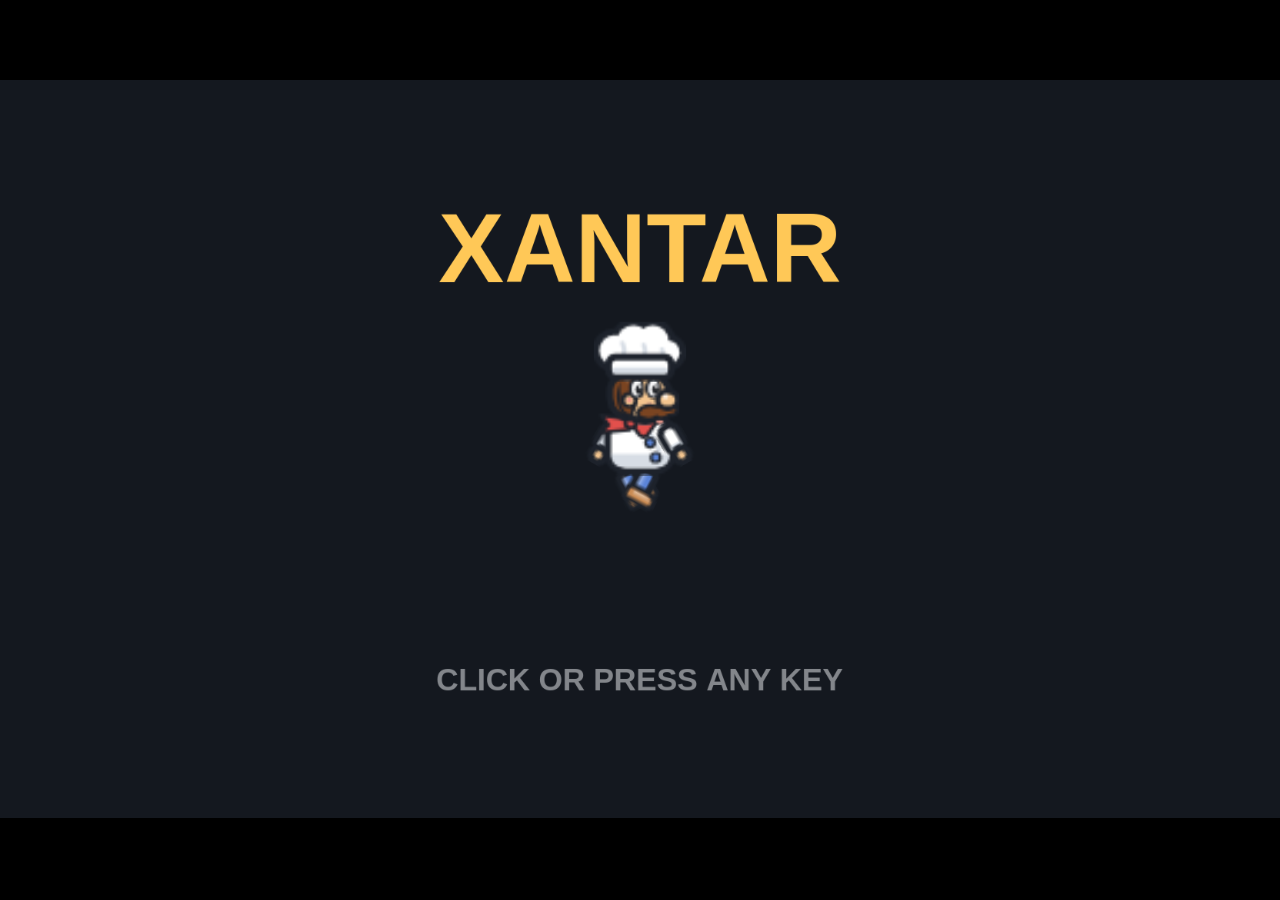
<file: docs/js/xantar/index.html>
<!doctype html>
<html lang="es">
  <head>
    <meta http-equiv="Content-Security-Policy" content="default-src &#39;self&#39;; script-src &#39;self&#39;; style-src &#39;self&#39;; img-src &#39;self&#39; data: blob:; media-src &#39;self&#39; data: blob:; connect-src &#39;self&#39; data: blob:; font-src &#39;self&#39; data:; worker-src &#39;self&#39; blob:; object-src &#39;none&#39;; base-uri &#39;self&#39;; form-action &#39;none&#39;">

    <meta charset="utf-8" />
    <meta
      name="viewport"
      content="width=device-width, initial-scale=1.0, maximum-scale=1.0, user-scalable=no"
    />
    <meta name="apple-mobile-web-app-capable" content="yes" />
    <meta name="mobile-web-app-capable" content="yes" />
    <title>Xantar</title>
    <script type="module" crossorigin src="./assets/index-joq4sa5Z.js"></script>
    <link rel="stylesheet" crossorigin href="./assets/index-CVbCzGfV.css">
  </head>
  <body>
    <div id="game"></div>
  </body>
</html>
</file>
<file: docs/css/styles.css>
@import url('fonts.css');

html, body {
  margin: 0;
  overflow: hidden;
}


body {
  font-family: 'brocharegular', serif;
  height: 100vh;
  background: #000;
}


/* Lienzo de three.js a pantalla completa */
#escena {
  position: fixed;
  inset: 0;
  z-index: 0;
}


/* Franja inferior con la fecha y el acceso al juego */
.container {
  position: fixed;
  left: 0;
  right: 0;
  bottom: 24px;
  z-index: 1;
  display: flex;
  flex-direction: column;
  align-items: center;
  gap: 12px;
  pointer-events: none;
}


#btn-game {
  padding: 8px 28px;
  background: transparent;
  color: aquamarine;
  font-family: courier, serif;
  font-size: 20px;
  letter-spacing: 4px;
  border: 2px solid aquamarine;
  cursor: pointer;
  text-decoration: none;
  pointer-events: auto;
}

#btn-game:hover {
  background: aquamarine;
  color: #1b2949;
}


#date {
  color: aquamarine;
  font-size: 16px;
  font-family: courier, serif;
  letter-spacing: 1px;
  text-align: center;
}
</file>
<file: js/xantar/assets/index-CVbCzGfV.css>
*{box-sizing:border-box;margin:0;padding:0}body{background:#000;overflow:hidden}#game{width:100%;height:100%;position:fixed;top:0;left:0}#game.turned{transform-origin:0 0}
</file>
<file: docs/js/xantar/assets/index-CVbCzGfV.css>
*{box-sizing:border-box;margin:0;padding:0}body{background:#000;overflow:hidden}#game{width:100%;height:100%;position:fixed;top:0;left:0}#game.turned{transform-origin:0 0}
</file>
<file: _astro/PortalLayout.VtyJ9rGZ.css>
/*! tailwindcss v4.3.5 | MIT License | https://tailwindcss.com */
@layer properties{@supports (((-webkit-hyphens:none)) and (not (margin-trim:block))) or ((-moz-orient:inline) and (not (color:rgb(from red r g b)))){*,:before,:after{--tw-rotate-x:initial;--tw-rotate-y:initial;--tw-rotate-z:initial;--tw-skew-x:initial;--tw-skew-y:initial;--tw-space-y-reverse:0;--tw-border-style:solid;--tw-leading:initial;--tw-font-weight:initial;--tw-tracking:initial;--tw-shadow:0 0 #0000;--tw-shadow-color:initial;--tw-shadow-alpha:100%;--tw-inset-shadow:0 0 #0000;--tw-inset-shadow-color:initial;--tw-inset-shadow-alpha:100%;--tw-ring-color:initial;--tw-ring-shadow:0 0 #0000;--tw-inset-ring-color:initial;--tw-inset-ring-shadow:0 0 #0000;--tw-ring-inset:initial;--tw-ring-offset-width:0px;--tw-ring-offset-color:#fff;--tw-ring-offset-shadow:0 0 #0000;--tw-outline-style:solid;--tw-blur:initial;--tw-brightness:initial;--tw-contrast:initial;--tw-grayscale:initial;--tw-hue-rotate:initial;--tw-invert:initial;--tw-opacity:initial;--tw-saturate:initial;--tw-sepia:initial;--tw-drop-shadow:initial;--tw-drop-shadow-color:initial;--tw-drop-shadow-alpha:100%;--tw-drop-shadow-size:initial;--tw-backdrop-blur:initial;--tw-backdrop-brightness:initial;--tw-backdrop-contrast:initial;--tw-backdrop-grayscale:initial;--tw-backdrop-hue-rotate:initial;--tw-backdrop-invert:initial;--tw-backdrop-opacity:initial;--tw-backdrop-saturate:initial;--tw-backdrop-sepia:initial;--tw-translate-x:0;--tw-translate-y:0;--tw-translate-z:0}::backdrop{--tw-rotate-x:initial;--tw-rotate-y:initial;--tw-rotate-z:initial;--tw-skew-x:initial;--tw-skew-y:initial;--tw-space-y-reverse:0;--tw-border-style:solid;--tw-leading:initial;--tw-font-weight:initial;--tw-tracking:initial;--tw-shadow:0 0 #0000;--tw-shadow-color:initial;--tw-shadow-alpha:100%;--tw-inset-shadow:0 0 #0000;--tw-inset-shadow-color:initial;--tw-inset-shadow-alpha:100%;--tw-ring-color:initial;--tw-ring-shadow:0 0 #0000;--tw-inset-ring-color:initial;--tw-inset-ring-shadow:0 0 #0000;--tw-ring-inset:initial;--tw-ring-offset-width:0px;--tw-ring-offset-color:#fff;--tw-ring-offset-shadow:0 0 #0000;--tw-outline-style:solid;--tw-blur:initial;--tw-brightness:initial;--tw-contrast:initial;--tw-grayscale:initial;--tw-hue-rotate:initial;--tw-invert:initial;--tw-opacity:initial;--tw-saturate:initial;--tw-sepia:initial;--tw-drop-shadow:initial;--tw-drop-shadow-color:initial;--tw-drop-shadow-alpha:100%;--tw-drop-shadow-size:initial;--tw-backdrop-blur:initial;--tw-backdrop-brightness:initial;--tw-backdrop-contrast:initial;--tw-backdrop-grayscale:initial;--tw-backdrop-hue-rotate:initial;--tw-backdrop-invert:initial;--tw-backdrop-opacity:initial;--tw-backdrop-saturate:initial;--tw-backdrop-sepia:initial;--tw-translate-x:0;--tw-translate-y:0;--tw-translate-z:0}}}@layer theme{:root,:host{--font-sans:-apple-system, BlinkMacSystemFont, "Segoe UI", Roboto, "Helvetica Neue", "Noto Sans", Arial, sans-serif, "Apple Color Emoji", "Segoe UI Emoji", "Segoe UI Symbol", "Noto Color Emoji";--font-mono:ui-monospace, SFMono-Regular, Menlo, Monaco, Consolas, "Liberation Mono", "Courier New", monospace;--color-emerald-300:#5ee9b5;--color-emerald-400:#00d294;--color-black:#000;--spacing:.25rem;--container-xl:36rem;--container-2xl:42rem;--container-5xl:64rem;--text-xs:.75rem;--text-xs--line-height:calc(1 / .75);--text-sm:.875rem;--text-sm--line-height:calc(1.25 / .875);--text-base:1rem;--text-base--line-height:calc(1.5 / 1);--text-lg:1.125rem;--text-lg--line-height:calc(1.75 / 1.125);--text-xl:1.25rem;--text-xl--line-height:calc(1.75 / 1.25);--text-3xl:1.875rem;--text-3xl--line-height:calc(2.25 / 1.875);--text-4xl:2.25rem;--text-4xl--line-height:calc(2.5 / 2.25);--text-5xl:3rem;--text-5xl--line-height:1;--font-weight-medium:500;--font-weight-semibold:600;--font-weight-bold:700;--tracking-tight:-.025em;--leading-relaxed:1.625;--radius-md:.375rem;--radius-lg:.5rem;--radius-xl:.75rem;--radius-2xl:1rem;--animate-pulse:pulse 2s cubic-bezier(.4, 0, .6, 1) infinite;--blur-md:12px;--default-transition-duration:.15s;--default-transition-timing-function:cubic-bezier(.4, 0, .2, 1);--default-font-family:var(--font-sans);--default-mono-font-family:var(--font-mono);--color-noche:#141218;--color-pizarra:#1e1a24;--color-crema:#fff3e2;--color-bruma:#c9bcc9;--color-ambar:#f0b26a}@supports (color:lab(0% 0 0)){:root,:host{--color-emerald-300:lab(83.9203% -48.7124 13.8849);--color-emerald-400:lab(75.0771% -60.7313 19.4147)}}}@layer base{*,:after,:before{box-sizing:border-box;border:0 solid;margin:0;padding:0}::backdrop{box-sizing:border-box;border:0 solid;margin:0;padding:0}::file-selector-button{box-sizing:border-box;border:0 solid;margin:0;padding:0}html,:host{-webkit-text-size-adjust:100%;tab-size:4;line-height:1.5;font-family:var(--default-font-family,-apple-system, BlinkMacSystemFont, "Segoe UI", Roboto, "Helvetica Neue", "Noto Sans", Arial, sans-serif, "Apple Color Emoji", "Segoe UI Emoji", "Segoe UI Symbol", "Noto Color Emoji");font-feature-settings:var(--default-font-feature-settings,normal);font-variation-settings:var(--default-font-variation-settings,normal);-webkit-tap-highlight-color:transparent}hr{height:0;color:inherit;border-top-width:1px}abbr:where([title]){-webkit-text-decoration:underline dotted;text-decoration:underline dotted}h1,h2,h3,h4,h5,h6{font-size:inherit;font-weight:inherit}a{color:inherit;-webkit-text-decoration:inherit;-webkit-text-decoration:inherit;-webkit-text-decoration:inherit;-webkit-text-decoration:inherit;text-decoration:inherit}b,strong{font-weight:bolder}code,kbd,samp,pre{font-family:var(--default-mono-font-family,ui-monospace, SFMono-Regular, Menlo, Monaco, Consolas, "Liberation Mono", "Courier New", monospace);font-feature-settings:var(--default-mono-font-feature-settings,normal);font-variation-settings:var(--default-mono-font-variation-settings,normal);font-size:1em}small{font-size:80%}sub,sup{vertical-align:baseline;font-size:75%;line-height:0;position:relative}sub{bottom:-.25em}sup{top:-.5em}table{text-indent:0;border-color:inherit;border-collapse:collapse}:-moz-focusring:where(:not(iframe)){outline:auto}progress{vertical-align:baseline}summary{display:list-item}ol,ul,menu{list-style:none}img,svg,video,canvas,audio,iframe,embed,object{vertical-align:middle;display:block}img,video{max-width:100%;height:auto}button,input,select,optgroup,textarea{font:inherit;font-feature-settings:inherit;font-variation-settings:inherit;letter-spacing:inherit;color:inherit;opacity:1;background-color:#0000;border-radius:0}::file-selector-button{font:inherit;font-feature-settings:inherit;font-variation-settings:inherit;letter-spacing:inherit;color:inherit;opacity:1;background-color:#0000;border-radius:0}:where(select:is([multiple],[size])) optgroup{font-weight:bolder}:where(select:is([multiple],[size])) optgroup option{padding-inline-start:20px}::file-selector-button{margin-inline-end:4px}::placeholder{opacity:1}@supports (not ((-webkit-appearance:-apple-pay-button))) or (contain-intrinsic-size:1px){::placeholder{color:currentColor}@supports (color:color-mix(in lab, red, red)){::placeholder{color:color-mix(in oklab, currentcolor 50%, transparent)}}}textarea{resize:vertical}::-webkit-search-decoration{-webkit-appearance:none}::-webkit-date-and-time-value{min-height:1lh;text-align:inherit}::-webkit-datetime-edit{display:inline-flex}::-webkit-datetime-edit-fields-wrapper{padding:0}::-webkit-datetime-edit{padding-block:0}::-webkit-datetime-edit-year-field{padding-block:0}::-webkit-datetime-edit-month-field{padding-block:0}::-webkit-datetime-edit-day-field{padding-block:0}::-webkit-datetime-edit-hour-field{padding-block:0}::-webkit-datetime-edit-minute-field{padding-block:0}::-webkit-datetime-edit-second-field{padding-block:0}::-webkit-datetime-edit-millisecond-field{padding-block:0}::-webkit-datetime-edit-meridiem-field{padding-block:0}::-webkit-calendar-picker-indicator{line-height:1}:-moz-ui-invalid{box-shadow:none}button,input:where([type=button],[type=reset],[type=submit]){appearance:button}::file-selector-button{appearance:button}::-webkit-inner-spin-button{height:auto}::-webkit-outer-spin-button{height:auto}[hidden]:where(:not([hidden=until-found])){display:none!important}html{--lightningcss-light: ;--lightningcss-dark:initial;color-scheme:dark;background-color:var(--color-noche);color:var(--color-crema)}body{background:radial-gradient(circle at 80% 0%, #f0b26a1f, transparent 45%), radial-gradient(circle at 10% 100%, #4d5f862e, transparent 50%), var(--color-noche);min-height:100dvh;margin:0;font-family:system-ui,-apple-system,Segoe UI,Roboto,Helvetica Neue,sans-serif}}@layer components;@layer utilities{.visible{visibility:visible}.sr-only{clip-path:inset(50%);white-space:nowrap;border-width:0;width:1px;height:1px;margin:-1px;padding:0;position:absolute;overflow:hidden}.absolute{position:absolute}.static{position:static}.sticky{position:sticky}.top-0{top:0}.isolate{isolation:isolate}.isolate\!{isolation:isolate!important}.z-20{z-index:20}.container{width:100%}@media (min-width:40rem){.container{max-width:40rem}}@media (min-width:48rem){.container{max-width:48rem}}@media (min-width:64rem){.container{max-width:64rem}}@media (min-width:80rem){.container{max-width:80rem}}@media (min-width:96rem){.container{max-width:96rem}}.mx-auto{margin-inline:auto}.mt-10{margin-top:calc(var(--spacing) * 10)}.ml-1{margin-left:var(--spacing)}.block{display:block}.contents{display:contents}.flex{display:flex}.grid{display:grid}.hidden{display:none}.inline{display:inline}.inline-block{display:inline-block}.inline-flex{display:inline-flex}.table{display:table}.size-2{width:calc(var(--spacing) * 2);height:calc(var(--spacing) * 2)}.min-h-dvh{min-height:100dvh}.w-full{width:100%}.max-w-2xl{max-width:var(--container-2xl)}.max-w-5xl{max-width:var(--container-5xl)}.max-w-xl{max-width:var(--container-xl)}.flex-1{flex:1}.transform{transform:var(--tw-rotate-x, ) var(--tw-rotate-y, ) var(--tw-rotate-z, ) var(--tw-skew-x, ) var(--tw-skew-y, )}.animate-pulse{animation:var(--animate-pulse)}.resize{resize:both}.flex-col{flex-direction:column}.flex-wrap{flex-wrap:wrap}.items-center{align-items:center}.justify-between{justify-content:space-between}.justify-center{justify-content:center}.gap-1{gap:var(--spacing)}.gap-2{gap:calc(var(--spacing) * 2)}.gap-2\.5{gap:calc(var(--spacing) * 2.5)}.gap-3{gap:calc(var(--spacing) * 3)}.gap-4{gap:calc(var(--spacing) * 4)}.gap-5{gap:calc(var(--spacing) * 5)}.gap-6{gap:calc(var(--spacing) * 6)}:where(.space-y-2>:not(:last-child)){--tw-space-y-reverse:0;margin-block-start:calc(calc(var(--spacing) * 2) * var(--tw-space-y-reverse));margin-block-end:calc(calc(var(--spacing) * 2) * calc(1 - var(--tw-space-y-reverse)))}:where(.space-y-3>:not(:last-child)){--tw-space-y-reverse:0;margin-block-start:calc(calc(var(--spacing) * 3) * var(--tw-space-y-reverse));margin-block-end:calc(calc(var(--spacing) * 3) * calc(1 - var(--tw-space-y-reverse)))}:where(.space-y-4>:not(:last-child)){--tw-space-y-reverse:0;margin-block-start:calc(calc(var(--spacing) * 4) * var(--tw-space-y-reverse));margin-block-end:calc(calc(var(--spacing) * 4) * calc(1 - var(--tw-space-y-reverse)))}:where(.space-y-5>:not(:last-child)){--tw-space-y-reverse:0;margin-block-start:calc(calc(var(--spacing) * 5) * var(--tw-space-y-reverse));margin-block-end:calc(calc(var(--spacing) * 5) * calc(1 - var(--tw-space-y-reverse)))}:where(.space-y-6>:not(:last-child)){--tw-space-y-reverse:0;margin-block-start:calc(calc(var(--spacing) * 6) * var(--tw-space-y-reverse));margin-block-end:calc(calc(var(--spacing) * 6) * calc(1 - var(--tw-space-y-reverse)))}.rounded{border-radius:.25rem}.rounded-2xl{border-radius:var(--radius-2xl)}.rounded-full{border-radius:2147483647px}.rounded-md{border-radius:var(--radius-md)}.rounded-xl{border-radius:var(--radius-xl)}.border{border-style:var(--tw-border-style);border-width:1px}.border-t{border-top-style:var(--tw-border-style);border-top-width:1px}.border-b{border-bottom-style:var(--tw-border-style);border-bottom-width:1px}.border-crema\/10{border-color:#fff3e21a}@supports (color:color-mix(in lab, red, red)){.border-crema\/10{border-color:color-mix(in oklab, var(--color-crema) 10%, transparent)}}.border-crema\/15{border-color:#fff3e226}@supports (color:color-mix(in lab, red, red)){.border-crema\/15{border-color:color-mix(in oklab, var(--color-crema) 15%, transparent)}}.border-crema\/20{border-color:#fff3e233}@supports (color:color-mix(in lab, red, red)){.border-crema\/20{border-color:color-mix(in oklab, var(--color-crema) 20%, transparent)}}.bg-ambar{background-color:var(--color-ambar)}.bg-ambar\/15{background-color:#f0b26a26}@supports (color:color-mix(in lab, red, red)){.bg-ambar\/15{background-color:color-mix(in oklab, var(--color-ambar) 15%, transparent)}}.bg-ambar\/20{background-color:#f0b26a33}@supports (color:color-mix(in lab, red, red)){.bg-ambar\/20{background-color:color-mix(in oklab, var(--color-ambar) 20%, transparent)}}.bg-bruma\/50{background-color:#c9bcc980}@supports (color:color-mix(in lab, red, red)){.bg-bruma\/50{background-color:color-mix(in oklab, var(--color-bruma) 50%, transparent)}}.bg-crema\/5{background-color:#fff3e20d}@supports (color:color-mix(in lab, red, red)){.bg-crema\/5{background-color:color-mix(in oklab, var(--color-crema) 5%, transparent)}}.bg-emerald-400{background-color:var(--color-emerald-400)}.bg-emerald-400\/15{background-color:#00d29426}@supports (color:color-mix(in lab, red, red)){.bg-emerald-400\/15{background-color:color-mix(in oklab, var(--color-emerald-400) 15%, transparent)}}.bg-noche\/80{background-color:#141218cc}@supports (color:color-mix(in lab, red, red)){.bg-noche\/80{background-color:color-mix(in oklab, var(--color-noche) 80%, transparent)}}.bg-pizarra\/60{background-color:#1e1a2499}@supports (color:color-mix(in lab, red, red)){.bg-pizarra\/60{background-color:color-mix(in oklab, var(--color-pizarra) 60%, transparent)}}.bg-pizarra\/75{background-color:#1e1a24bf}@supports (color:color-mix(in lab, red, red)){.bg-pizarra\/75{background-color:color-mix(in oklab, var(--color-pizarra) 75%, transparent)}}.bg-pizarra\/80{background-color:#1e1a24cc}@supports (color:color-mix(in lab, red, red)){.bg-pizarra\/80{background-color:color-mix(in oklab, var(--color-pizarra) 80%, transparent)}}.p-6{padding:calc(var(--spacing) * 6)}.px-2\.5{padding-inline:calc(var(--spacing) * 2.5)}.px-3{padding-inline:calc(var(--spacing) * 3)}.px-3\.5{padding-inline:calc(var(--spacing) * 3.5)}.px-4{padding-inline:calc(var(--spacing) * 4)}.px-5{padding-inline:calc(var(--spacing) * 5)}.py-0\.5{padding-block:calc(var(--spacing) * .5)}.py-1{padding-block:var(--spacing)}.py-1\.5{padding-block:calc(var(--spacing) * 1.5)}.py-2{padding-block:calc(var(--spacing) * 2)}.py-2\.5{padding-block:calc(var(--spacing) * 2.5)}.py-3{padding-block:calc(var(--spacing) * 3)}.py-4{padding-block:calc(var(--spacing) * 4)}.py-6{padding-block:calc(var(--spacing) * 6)}.py-10{padding-block:calc(var(--spacing) * 10)}.pt-1{padding-top:var(--spacing)}.pt-2{padding-top:calc(var(--spacing) * 2)}.pb-10{padding-bottom:calc(var(--spacing) * 10)}.pb-12{padding-bottom:calc(var(--spacing) * 12)}.text-center{text-align:center}.text-3xl{font-size:var(--text-3xl);line-height:var(--tw-leading,var(--text-3xl--line-height))}.text-base{font-size:var(--text-base);line-height:var(--tw-leading,var(--text-base--line-height))}.text-lg{font-size:var(--text-lg);line-height:var(--tw-leading,var(--text-lg--line-height))}.text-sm{font-size:var(--text-sm);line-height:var(--tw-leading,var(--text-sm--line-height))}.text-xl{font-size:var(--text-xl);line-height:var(--tw-leading,var(--text-xl--line-height))}.text-xs{font-size:var(--text-xs);line-height:var(--tw-leading,var(--text-xs--line-height))}.leading-relaxed{--tw-leading:var(--leading-relaxed);line-height:var(--leading-relaxed)}.font-bold{--tw-font-weight:var(--font-weight-bold);font-weight:var(--font-weight-bold)}.font-medium{--tw-font-weight:var(--font-weight-medium);font-weight:var(--font-weight-medium)}.font-semibold{--tw-font-weight:var(--font-weight-semibold);font-weight:var(--font-weight-semibold)}.tracking-\[0\.2em\]{--tw-tracking:.2em;letter-spacing:.2em}.tracking-\[0\.18em\]{--tw-tracking:.18em;letter-spacing:.18em}.tracking-\[0\.22em\]{--tw-tracking:.22em;letter-spacing:.22em}.tracking-tight{--tw-tracking:var(--tracking-tight);letter-spacing:var(--tracking-tight)}.text-ambar{color:var(--color-ambar)}.text-bruma{color:var(--color-bruma)}.text-bruma\/80{color:#c9bcc9cc}@supports (color:color-mix(in lab, red, red)){.text-bruma\/80{color:color-mix(in oklab, var(--color-bruma) 80%, transparent)}}.text-crema{color:var(--color-crema)}.text-crema\/85{color:#fff3e2d9}@supports (color:color-mix(in lab, red, red)){.text-crema\/85{color:color-mix(in oklab, var(--color-crema) 85%, transparent)}}.text-crema\/90{color:#fff3e2e6}@supports (color:color-mix(in lab, red, red)){.text-crema\/90{color:color-mix(in oklab, var(--color-crema) 90%, transparent)}}.text-emerald-300{color:var(--color-emerald-300)}.text-noche{color:var(--color-noche)}.lowercase{text-transform:lowercase}.uppercase{text-transform:uppercase}.antialiased{-webkit-font-smoothing:antialiased;-moz-osx-font-smoothing:grayscale}.shadow{--tw-shadow:0 1px 3px 0 var(--tw-shadow-color,#0000001a), 0 1px 2px -1px var(--tw-shadow-color,#0000001a);box-shadow:var(--tw-inset-shadow), var(--tw-inset-ring-shadow), var(--tw-ring-offset-shadow), var(--tw-ring-shadow), var(--tw-shadow)}.shadow-lg{--tw-shadow:0 10px 15px -3px var(--tw-shadow-color,#0000001a), 0 4px 6px -4px var(--tw-shadow-color,#0000001a);box-shadow:var(--tw-inset-shadow), var(--tw-inset-ring-shadow), var(--tw-ring-offset-shadow), var(--tw-ring-shadow), var(--tw-shadow)}.ring-1{--tw-ring-shadow:var(--tw-ring-inset, ) 0 0 0 calc(1px + var(--tw-ring-offset-width)) var(--tw-ring-color,currentcolor);box-shadow:var(--tw-inset-shadow), var(--tw-inset-ring-shadow), var(--tw-ring-offset-shadow), var(--tw-ring-shadow), var(--tw-shadow)}.shadow-black\/25{--tw-shadow-color:#00000040}@supports (color:color-mix(in lab, red, red)){.shadow-black\/25{--tw-shadow-color:color-mix(in oklab, color-mix(in oklab, var(--color-black) 25%, transparent) var(--tw-shadow-alpha), transparent)}}.ring-ambar\/30{--tw-ring-color:#f0b26a4d}@supports (color:color-mix(in lab, red, red)){.ring-ambar\/30{--tw-ring-color:color-mix(in oklab, var(--color-ambar) 30%, transparent)}}.ring-ambar\/40{--tw-ring-color:#f0b26a66}@supports (color:color-mix(in lab, red, red)){.ring-ambar\/40{--tw-ring-color:color-mix(in oklab, var(--color-ambar) 40%, transparent)}}.ring-crema\/10{--tw-ring-color:#fff3e21a}@supports (color:color-mix(in lab, red, red)){.ring-crema\/10{--tw-ring-color:color-mix(in oklab, var(--color-crema) 10%, transparent)}}.ring-emerald-400\/30{--tw-ring-color:#00d2944d}@supports (color:color-mix(in lab, red, red)){.ring-emerald-400\/30{--tw-ring-color:color-mix(in oklab, var(--color-emerald-400) 30%, transparent)}}.outline{outline-style:var(--tw-outline-style);outline-width:1px}.blur{--tw-blur:blur(8px);filter:var(--tw-blur, ) var(--tw-brightness, ) var(--tw-contrast, ) var(--tw-grayscale, ) var(--tw-hue-rotate, ) var(--tw-invert, ) var(--tw-saturate, ) var(--tw-sepia, ) var(--tw-drop-shadow, )}.invert{--tw-invert:invert(100%);filter:var(--tw-blur, ) var(--tw-brightness, ) var(--tw-contrast, ) var(--tw-grayscale, ) var(--tw-hue-rotate, ) var(--tw-invert, ) var(--tw-saturate, ) var(--tw-sepia, ) var(--tw-drop-shadow, )}.filter{filter:var(--tw-blur, ) var(--tw-brightness, ) var(--tw-contrast, ) var(--tw-grayscale, ) var(--tw-hue-rotate, ) var(--tw-invert, ) var(--tw-saturate, ) var(--tw-sepia, ) var(--tw-drop-shadow, )}.backdrop-blur-md{--tw-backdrop-blur:blur(var(--blur-md));-webkit-backdrop-filter:var(--tw-backdrop-blur, ) var(--tw-backdrop-brightness, ) var(--tw-backdrop-contrast, ) var(--tw-backdrop-grayscale, ) var(--tw-backdrop-hue-rotate, ) var(--tw-backdrop-invert, ) var(--tw-backdrop-opacity, ) var(--tw-backdrop-saturate, ) var(--tw-backdrop-sepia, );backdrop-filter:var(--tw-backdrop-blur, ) var(--tw-backdrop-brightness, ) var(--tw-backdrop-contrast, ) var(--tw-backdrop-grayscale, ) var(--tw-backdrop-hue-rotate, ) var(--tw-backdrop-invert, ) var(--tw-backdrop-opacity, ) var(--tw-backdrop-saturate, ) var(--tw-backdrop-sepia, )}.backdrop-filter{-webkit-backdrop-filter:var(--tw-backdrop-blur, ) var(--tw-backdrop-brightness, ) var(--tw-backdrop-contrast, ) var(--tw-backdrop-grayscale, ) var(--tw-backdrop-hue-rotate, ) var(--tw-backdrop-invert, ) var(--tw-backdrop-opacity, ) var(--tw-backdrop-saturate, ) var(--tw-backdrop-sepia, );backdrop-filter:var(--tw-backdrop-blur, ) var(--tw-backdrop-brightness, ) var(--tw-backdrop-contrast, ) var(--tw-backdrop-grayscale, ) var(--tw-backdrop-hue-rotate, ) var(--tw-backdrop-invert, ) var(--tw-backdrop-opacity, ) var(--tw-backdrop-saturate, ) var(--tw-backdrop-sepia, )}.transition-all{transition-property:all;transition-timing-function:var(--tw-ease,var(--default-transition-timing-function));transition-duration:var(--tw-duration,var(--default-transition-duration))}.transition-colors{transition-property:color,background-color,border-color,outline-color,text-decoration-color,fill,stroke,--tw-gradient-from,--tw-gradient-via,--tw-gradient-to;transition-timing-function:var(--tw-ease,var(--default-transition-timing-function));transition-duration:var(--tw-duration,var(--default-transition-duration))}@media (hover:hover){:is(:where(.group):hover .group-hover\:text-ambar){color:var(--color-ambar)}.hover\:-translate-y-0\.5:hover{--tw-translate-y:calc(var(--spacing) * -.5);translate:var(--tw-translate-x) var(--tw-translate-y)}.hover\:border-ambar\/35:hover{border-color:#f0b26a59}@supports (color:color-mix(in lab, red, red)){.hover\:border-ambar\/35:hover{border-color:color-mix(in oklab, var(--color-ambar) 35%, transparent)}}.hover\:border-ambar\/45:hover{border-color:#f0b26a73}@supports (color:color-mix(in lab, red, red)){.hover\:border-ambar\/45:hover{border-color:color-mix(in oklab, var(--color-ambar) 45%, transparent)}}.hover\:border-ambar\/50:hover{border-color:#f0b26a80}@supports (color:color-mix(in lab, red, red)){.hover\:border-ambar\/50:hover{border-color:color-mix(in oklab, var(--color-ambar) 50%, transparent)}}.hover\:border-ambar\/60:hover{border-color:#f0b26a99}@supports (color:color-mix(in lab, red, red)){.hover\:border-ambar\/60:hover{border-color:color-mix(in oklab, var(--color-ambar) 60%, transparent)}}.hover\:bg-crema:hover{background-color:var(--color-crema)}.hover\:bg-crema\/5:hover{background-color:#fff3e20d}@supports (color:color-mix(in lab, red, red)){.hover\:bg-crema\/5:hover{background-color:color-mix(in oklab, var(--color-crema) 5%, transparent)}}.hover\:bg-pizarra:hover{background-color:var(--color-pizarra)}.hover\:text-ambar:hover{color:var(--color-ambar)}.hover\:text-crema:hover{color:var(--color-crema)}}.focus\:not-sr-only:focus{clip-path:none;white-space:normal;width:auto;height:auto;margin:0;padding:0;position:static;overflow:visible}.focus\:fixed:focus{position:fixed}.focus\:top-4:focus{top:calc(var(--spacing) * 4)}.focus\:left-4:focus{left:calc(var(--spacing) * 4)}.focus\:z-50:focus{z-index:50}.focus\:rounded-lg:focus{border-radius:var(--radius-lg)}.focus\:bg-ambar:focus{background-color:var(--color-ambar)}.focus\:px-4:focus{padding-inline:calc(var(--spacing) * 4)}.focus\:py-2:focus{padding-block:calc(var(--spacing) * 2)}.focus\:font-semibold:focus{--tw-font-weight:var(--font-weight-semibold);font-weight:var(--font-weight-semibold)}.focus\:text-noche:focus{color:var(--color-noche)}.focus-visible\:rounded:focus-visible{border-radius:.25rem}.focus-visible\:outline-2:focus-visible{outline-style:var(--tw-outline-style);outline-width:2px}.focus-visible\:outline-offset-2:focus-visible{outline-offset:2px}.focus-visible\:outline-offset-4:focus-visible{outline-offset:4px}.focus-visible\:outline-ambar:focus-visible{outline-color:var(--color-ambar)}.focus-visible\:outline-crema:focus-visible{outline-color:var(--color-crema)}@media (min-width:40rem){.sm\:grid-cols-3{grid-template-columns:repeat(3,minmax(0,1fr))}.sm\:gap-2{gap:calc(var(--spacing) * 2)}.sm\:py-14{padding-block:calc(var(--spacing) * 14)}.sm\:text-4xl{font-size:var(--text-4xl);line-height:var(--tw-leading,var(--text-4xl--line-height))}.sm\:text-5xl{font-size:var(--text-5xl);line-height:var(--tw-leading,var(--text-5xl--line-height))}.sm\:text-lg{font-size:var(--text-lg);line-height:var(--tw-leading,var(--text-lg--line-height))}}@media (min-width:48rem){.md\:grid-cols-2{grid-template-columns:repeat(2,minmax(0,1fr))}}}@property --tw-rotate-x{syntax:"*";inherits:false}@property --tw-rotate-y{syntax:"*";inherits:false}@property --tw-rotate-z{syntax:"*";inherits:false}@property --tw-skew-x{syntax:"*";inherits:false}@property --tw-skew-y{syntax:"*";inherits:false}@property --tw-space-y-reverse{syntax:"*";inherits:false;initial-value:0}@property --tw-border-style{syntax:"*";inherits:false;initial-value:solid}@property --tw-leading{syntax:"*";inherits:false}@property --tw-font-weight{syntax:"*";inherits:false}@property --tw-tracking{syntax:"*";inherits:false}@property --tw-shadow{syntax:"*";inherits:false;initial-value:0 0 #0000}@property --tw-shadow-color{syntax:"*";inherits:false}@property --tw-shadow-alpha{syntax:"<percentage>";inherits:false;initial-value:100%}@property --tw-inset-shadow{syntax:"*";inherits:false;initial-value:0 0 #0000}@property --tw-inset-shadow-color{syntax:"*";inherits:false}@property --tw-inset-shadow-alpha{syntax:"<percentage>";inherits:false;initial-value:100%}@property --tw-ring-color{syntax:"*";inherits:false}@property --tw-ring-shadow{syntax:"*";inherits:false;initial-value:0 0 #0000}@property --tw-inset-ring-color{syntax:"*";inherits:false}@property --tw-inset-ring-shadow{syntax:"*";inherits:false;initial-value:0 0 #0000}@property --tw-ring-inset{syntax:"*";inherits:false}@property --tw-ring-offset-width{syntax:"<length>";inherits:false;initial-value:0}@property --tw-ring-offset-color{syntax:"*";inherits:false;initial-value:#fff}@property --tw-ring-offset-shadow{syntax:"*";inherits:false;initial-value:0 0 #0000}@property --tw-outline-style{syntax:"*";inherits:false;initial-value:solid}@property --tw-blur{syntax:"*";inherits:false}@property --tw-brightness{syntax:"*";inherits:false}@property --tw-contrast{syntax:"*";inherits:false}@property --tw-grayscale{syntax:"*";inherits:false}@property --tw-hue-rotate{syntax:"*";inherits:false}@property --tw-invert{syntax:"*";inherits:false}@property --tw-opacity{syntax:"*";inherits:false}@property --tw-saturate{syntax:"*";inherits:false}@property --tw-sepia{syntax:"*";inherits:false}@property --tw-drop-shadow{syntax:"*";inherits:false}@property --tw-drop-shadow-color{syntax:"*";inherits:false}@property --tw-drop-shadow-alpha{syntax:"<percentage>";inherits:false;initial-value:100%}@property --tw-drop-shadow-size{syntax:"*";inherits:false}@property --tw-backdrop-blur{syntax:"*";inherits:false}@property --tw-backdrop-brightness{syntax:"*";inherits:false}@property --tw-backdrop-contrast{syntax:"*";inherits:false}@property --tw-backdrop-grayscale{syntax:"*";inherits:false}@property --tw-backdrop-hue-rotate{syntax:"*";inherits:false}@property --tw-backdrop-invert{syntax:"*";inherits:false}@property --tw-backdrop-opacity{syntax:"*";inherits:false}@property --tw-backdrop-saturate{syntax:"*";inherits:false}@property --tw-backdrop-sepia{syntax:"*";inherits:false}@property --tw-translate-x{syntax:"*";inherits:false;initial-value:0}@property --tw-translate-y{syntax:"*";inherits:false;initial-value:0}@property --tw-translate-z{syntax:"*";inherits:false;initial-value:0}@keyframes pulse{50%{opacity:.5}}
</file>
